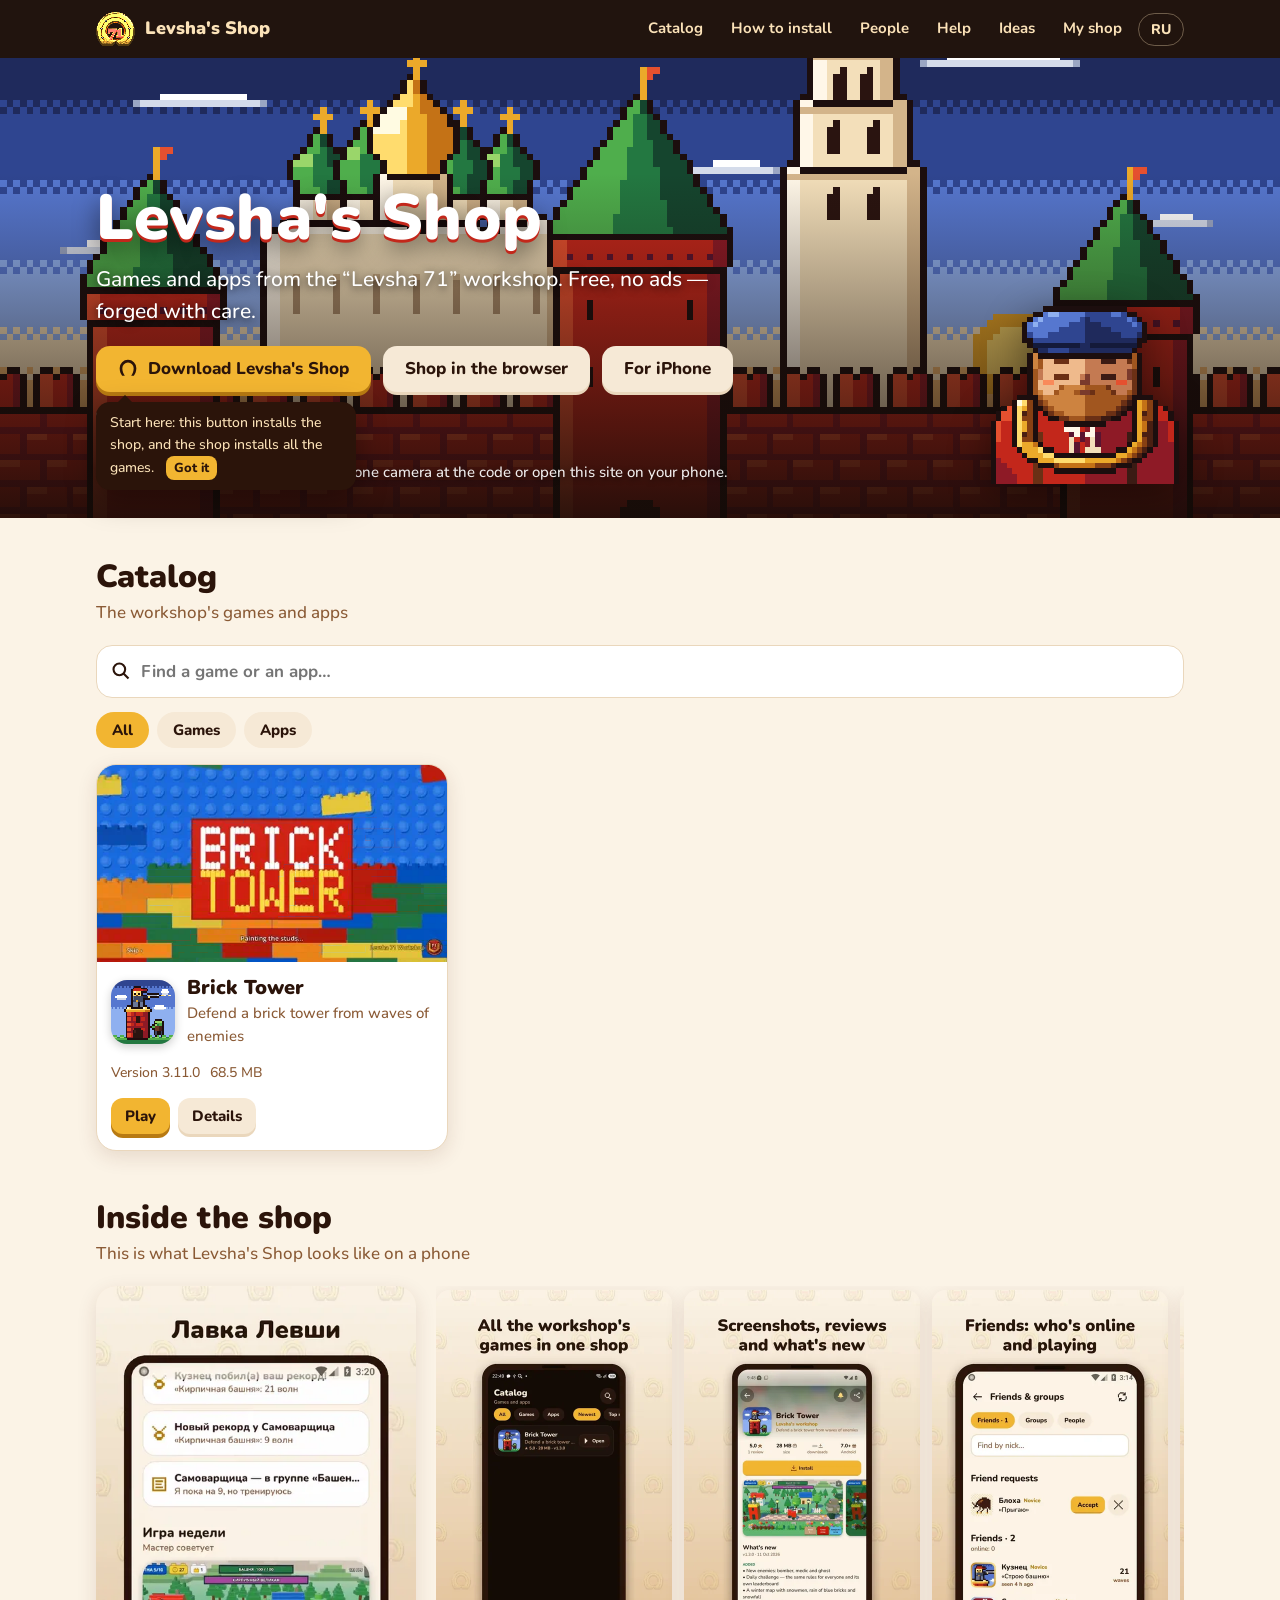
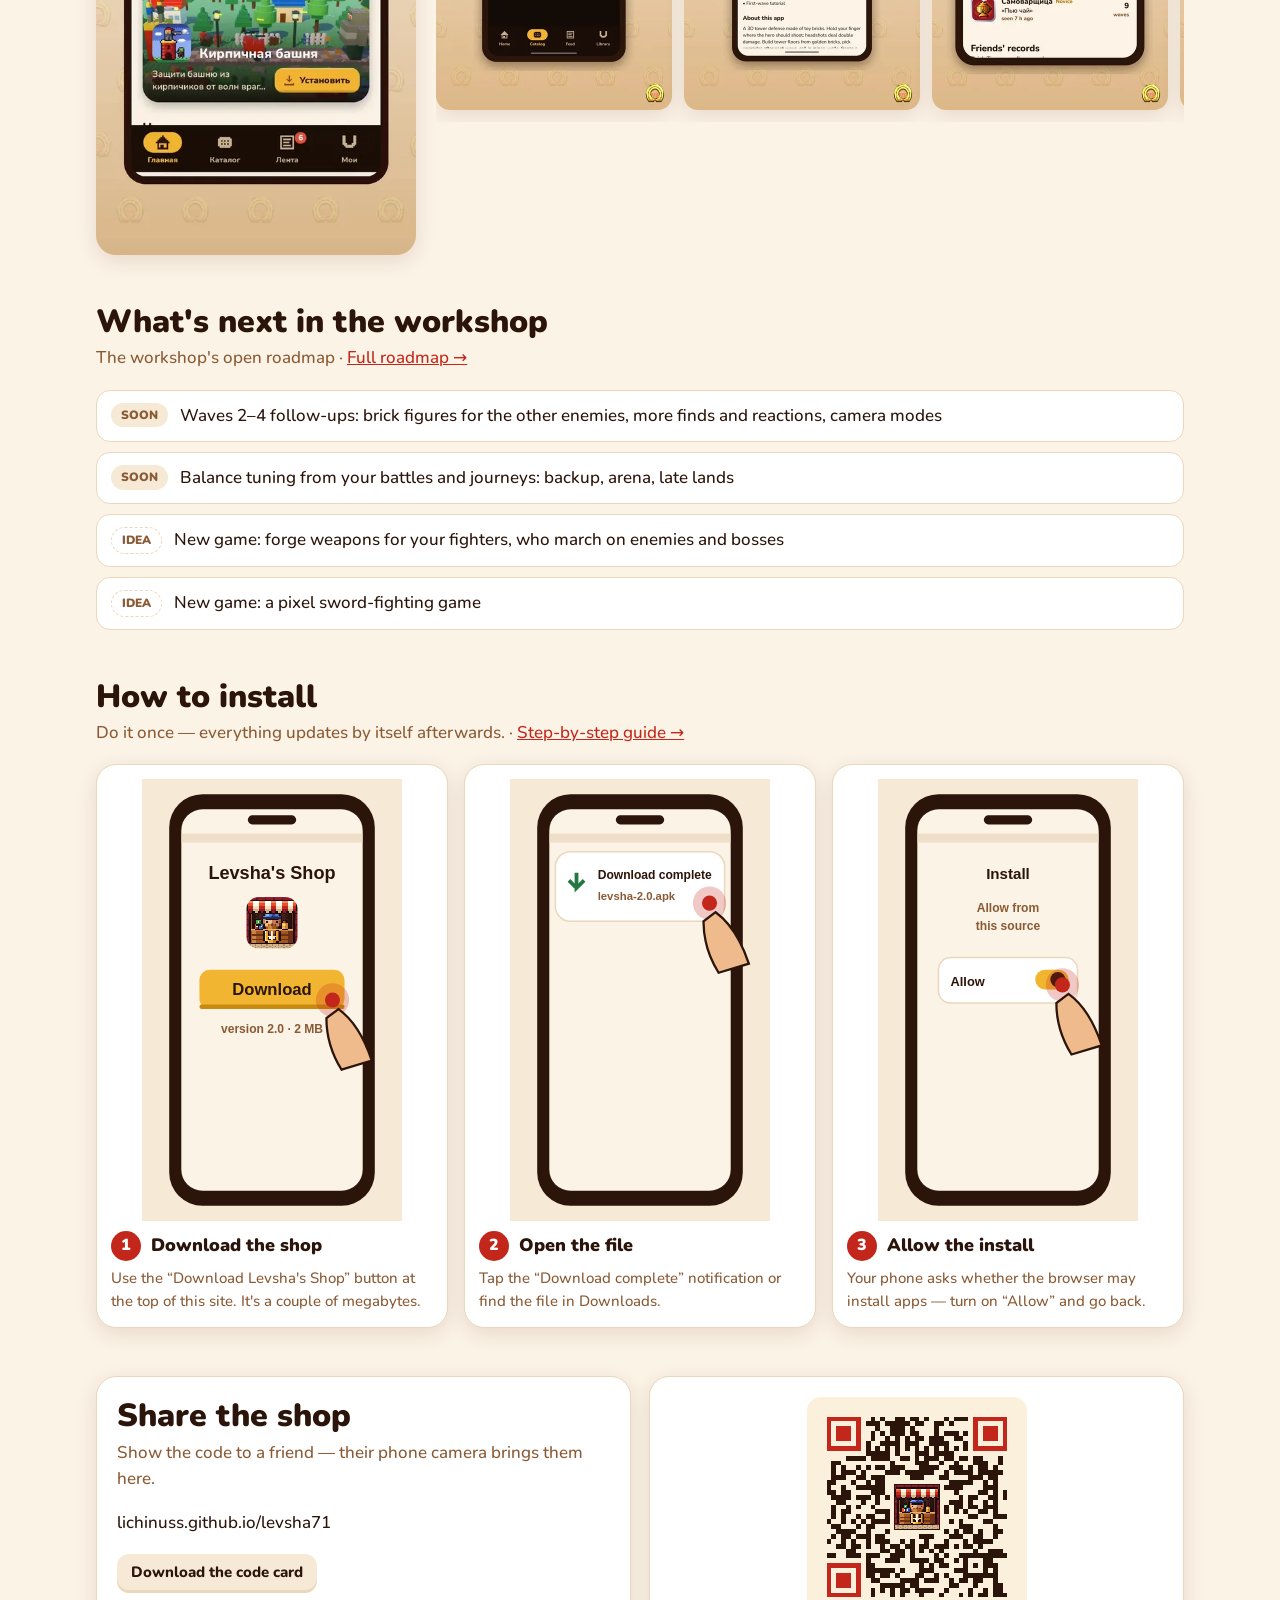
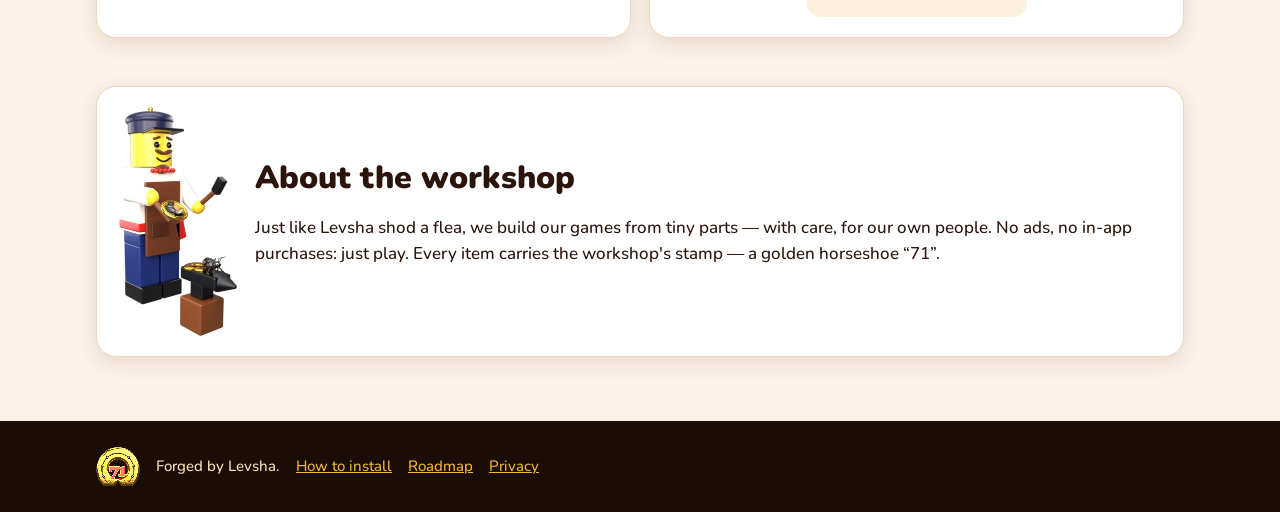
<file: index.html>
<!doctype html>
<html lang="ru">
<head>
<meta charset="utf-8">
<meta name="viewport" content="width=device-width, initial-scale=1, viewport-fit=cover">
<title>Лавка Левши — игры и приложения мастерской «Левша 71»</title>
<meta name="description" content="Игры и приложения мастерской «Левша 71». Скачайте «Лавку Левши» на Android или откройте её на iPhone — бесплатно и без рекламы.">
<meta name="theme-color" content="#1A0D07">
<link rel="manifest" href="manifest.webmanifest">
<link rel="icon" href="assets/store_icon_192.png">
<link rel="apple-touch-icon" href="assets/apple-touch-icon.png">
<meta name="apple-mobile-web-app-capable" content="yes">
<meta name="mobile-web-app-capable" content="yes">
<meta name="apple-mobile-web-app-status-bar-style" content="black-translucent">
<meta name="apple-mobile-web-app-title" content="Лавка Левши">
<meta property="og:title" content="Лавка Левши">
<meta property="og:description" content="Игры и приложения мастерской «Левша 71»">
<meta property="og:image" content="assets/store_icon_512.png">
<link rel="preload" as="image" href="assets/kremlin_px.png" fetchpriority="high">
<link rel="stylesheet" href="assets/site.css">
</head>
<body>
<a class="skip" href="#main">К содержимому · Skip to content</a>
<header class="top"><div class="wrap">
  <a class="brand" href="./"><img class="px" src="assets/stamp_256.png" alt=""><span data-i18n="brand">Лавка Левши</span></a>
  <nav class="nav">
    <a href="#catalog" data-i18n="nav_catalog">Каталог</a>
    <a class="opt" href="install.html" data-i18n="nav_install">Как установить</a>
    <a class="opt" href="people.html" data-i18n="nav_people">Люди</a>
    <a class="opt" href="help.html" data-i18n="nav_help">Помощь</a>
    <a class="opt" href="ideas.html" data-i18n="nav_ideas">Идеи</a>
    <a href="me.html" data-i18n="nav_me">Моя лавка</a>
    <button class="lang" id="lang" title="Язык · Language">EN</button>
  </nav>
</div></header>

<div class="hero"><div class="wrap">
  <div>
    <h1 data-i18n="brand">Лавка Левши</h1>
    <p data-i18n="hero_sub">Игры и приложения мастерской «Левша 71». Бесплатно, без рекламы — подковано с душой.</p>
    <div class="cta" id="cta"></div>
    <div class="note" id="ctaNote"></div>
    <div class="live" id="live" hidden><i></i><span></span></div>
  </div>
  <img class="mascot" id="mascot" src="assets/mascot_idle.png" alt="Мастер Левша" width="368" height="320">
</div></div>

<main class="wrap" id="main">
  <section id="catalog">
    <h2 data-i18n="cat_title">Каталог</h2>
    <p class="sub" data-i18n="cat_sub">Игры и приложения мастерской</p>
    <label class="search"><span class="sr" data-i18n="search">Поиск</span>
      <svg width="20" height="20" viewBox="0 0 24 24" aria-hidden="true"><circle cx="10" cy="10" r="7" stroke="currentColor" stroke-width="2.5" fill="none"/><path d="M15 15l6 6" stroke="currentColor" stroke-width="2.5"/></svg>
      <input id="q" type="search" data-i18n-ph="search" placeholder="Найти игру или приложение…" autocomplete="off">
    </label>
    <div class="chips" role="group" style="margin-bottom:16px">
      <button class="chip" data-kind="all" aria-pressed="true" data-i18n="all">Все</button>
      <button class="chip" data-kind="games" aria-pressed="false" data-i18n="games">Игры</button>
      <button class="chip" data-kind="tools" aria-pressed="false" data-i18n="tools">Приложения</button>
    </div>
    <div class="grid" id="grid"></div>
    <p class="empty" id="empty" hidden data-i18n="nothing">Ничего не нашлось</p>
  </section>

  <section id="inside">
    <h2 data-i18n="inside_title">Лавка изнутри</h2>
    <p class="sub" data-i18n="inside_sub">Так выглядит «Лавка Левши» на телефоне</p>
    <div class="inside"><div id="insideVideo"></div><div class="shots" id="insideShots" tabindex="0" role="region" aria-label="Снимки лавки"></div></div>
  </section>

  <section id="road">
    <h2 data-i18n="road_title">Что мастер делает дальше</h2>
    <p class="sub"><span data-i18n="road_sub">Открытые планы мастерской</span> · <a href="roadmap.html" data-i18n="road_all">Все планы →</a></p>
    <ul class="road" id="roadList"></ul>
  </section>

  <section id="how">
    <h2 data-i18n="how_title">Как установить</h2>
    <p class="sub"><span data-i18n="how_sub">Один раз — и дальше всё обновляется само.</span> · <a href="install.html" data-i18n="how_all">Подробная инструкция →</a></p>
    <div class="steps" id="howSteps"></div>
  </section>

  <section id="share">
    <div class="two">
      <div class="panel">
        <h2 data-i18n="share_title">Поделиться лавкой</h2>
        <p class="sub" data-i18n="share_sub">Покажите код другу — он наведёт камеру телефона и попадёт сюда.</p>
        <p>lichinuss.github.io/levsha71</p>
        <a class="btn ghost small" href="assets/qr_card.png" download data-i18n="share_card">Скачать карточку с кодом</a>
      </div>
      <div class="panel" style="display:grid;place-items:center"><img class="px" src="assets/qr.png" alt="QR" style="width:220px;border-radius:14px"></div>
    </div>
  </section>

  <section id="about">
    <div class="panel" style="display:grid;grid-template-columns:120px 1fr;gap:18px;align-items:center">
      <img src="assets/levsha_sm.webp" alt="Левша с лупой" width="120" height="229" loading="lazy">
      <div><h2 data-i18n="about_title">О мастерской</h2><p data-i18n="about_text"></p></div>
    </div>
  </section>
</main>

<footer><div class="wrap">
  <img class="px" src="assets/stamp_256.png" alt="">
  <span data-i18n="footer">Подковано Левшой.</span>
  <a href="install.html" data-i18n="nav_install">Как установить</a>
  <a href="roadmap.html" data-i18n="nav_road">Планы</a>
  <a href="privacy.html" data-i18n="nav_privacy">Конфиденциальность</a>
</div></footer>

<script src="assets/site.js"></script>
<script src="assets/install-steps.js"></script>
<script>
"use strict";
let kind = "all", ratings = {};
const $ = id => document.getElementById(id);

function renderCta() {
  const c = Lavka.catalog, s = c && c.store, p = Lavka.platform(), cta = $("cta"), note = $("ctaNote");
  const web = c && c.apps.find(a => a.web);
  const apkBtn = s && s.apk ? `<a class="btn" id="getBtn" href="${s.apk}">${Lavka.shoe}${Lavka.t("get_android")}</a>` : "";
  if (p === "ios") {
    cta.innerHTML = `<a class="btn" id="getBtn" href="me.html">${Lavka.t("open_shop")}</a>` +
      `<a class="btn ghost" href="install.html#iphone">${Lavka.t("get_ios")}</a>` +
      (web ? `<a class="btn ghost" href="${web.web}">${Lavka.t("play_web")}</a>` : "");
    note.textContent = Lavka.t("ios_note");
  } else if (p === "android") {
    cta.innerHTML = apkBtn + `<a class="btn ghost" href="install.html">${Lavka.t("how_link")}</a>`;
    note.textContent = s ? Lavka.t("store_ver", { v: s.version_name, s: Lavka.fmtSize(s.size) }) : "";
  } else {
    cta.innerHTML = (apkBtn || "") + `<a class="btn ghost" href="me.html">${Lavka.t("web_shop")}</a>` +
      `<a class="btn ghost" href="install.html#iphone">${Lavka.t("for_iphone")}</a>` +
      (web ? `<a class="btn ghost" href="${web.web}">${Lavka.t("play_web")}</a>` : "");
    note.textContent = Lavka.t("desktop_note");
  }
}

function renderGrid() {
  const c = Lavka.catalog; if (!c) return;
  const q = $("q").value.trim().toLowerCase();
  const list = c.apps.filter(a => (kind === "all" || (kind === "games") === (a.category === "games")) &&
    (!q || [a.name, a.name_en, a.tagline, a.tagline_en, a.description, a.description_en].some(x => (x || "").toLowerCase().includes(q))));
  $("grid").innerHTML = list.map(a => `
    <article class="card">
      <a href="app.html?id=${a.id}" class="shot${Lavka.coverFor(a) ? " anim" : ""}" style="background-image:url('${Lavka.coverFor(a) || Lavka.thumb((a.screenshots || [])[0] || "")}')" aria-label="${Lavka.esc(Lavka.L(a, "name"))}"></a>
      <div class="body"><img class="icon px" src="${a.icon}" alt="">
        <div><h3><a href="app.html?id=${a.id}" style="color:inherit;text-decoration:none">${Lavka.esc(Lavka.L(a, "name"))}</a></h3>
          <p class="tag">${Lavka.esc(Lavka.L(a, "tagline"))}</p></div></div>
      <div class="meta">${Lavka.ratingHtml(ratings[a.id])}
        ${a.version_name ? `<span>${Lavka.t("version", { v: a.version_name })}</span><span>${Lavka.fmtSize(a.size)}</span>` : `<span class="badge">${Lavka.t("soon")}</span>`}</div>
      <div class="row">${Lavka.appButtons(a)}<a class="btn small ghost" href="app.html?id=${a.id}">${Lavka.t("more")}</a></div>
    </article>`).join("");
  $("empty").hidden = list.length > 0;
}

function renderRoad() {
  const r = (Lavka.catalog && Lavka.catalog.roadmap) || [];
  $("roadList").innerHTML = r.filter(x => x.status !== "done").slice(0, 4).map(x =>
    `<li><span class="st ${x.status}">${Lavka.t("st_" + x.status)}</span><span>${Lavka.esc(Lavka.L(x, "title"))}</span></li>`).join("");
}

function renderHow() {
  const p = Lavka.platform() === "ios" ? "iphone" : "android";
  const steps = INSTALL[p].slice(0, 3);
  const en = Lavka.lang === "en";
  $("howSteps").innerHTML = steps.map(s => `<div class="step"><img src="assets/how/${en ? s.img.replace(".svg", "_en.svg") : s.img}" alt="">
    <h3>${Lavka.esc(s[Lavka.lang].t)}</h3><p>${Lavka.esc(s[Lavka.lang].p)}</p></div>`).join("");
}

function renderInside() {
  if (!$("insideVideo").firstChild) { $("insideVideo").innerHTML = Lavka.video("promo/store/trailer.mp4", "promo/store/poster.jpg"); Lavka.lazyVideos($("insideVideo")); }
  $("insideShots").innerHTML = [1, 2, 3, 4, 5].map(i => Lavka.shotImg(`promo/store/${i}_${Lavka.lang}.jpg`)).join("");
}

function renderAll() { renderInside(); renderCta(); renderGrid(); renderRoad(); renderHow(); document.querySelector('[data-i18n="about_text"]').textContent = Lavka.t("about_text"); }

// живой Левша: моргает и машет
(() => { const m = $("mascot"); const f = ["mascot_idle", "mascot_blink", "mascot_idle", "mascot_wave1", "mascot_idle"]; let i = 0;
  if (matchMedia("(prefers-reduced-motion: reduce)").matches) return;
  setInterval(() => { i = (i + 1) % f.length; m.src = `assets/${f[i]}.png`; }, 1400); })();

// лавка, добавленная на экран «Домой» до обновления, открывала главную — теперь сразу приложение
if (Lavka.standalone() && new URLSearchParams(location.search).has("pwa")) location.replace("me.html");
Lavka.init();
for (const b of document.querySelectorAll(".chip")) b.onclick = () => {
  kind = b.dataset.kind; for (const x of document.querySelectorAll(".chip")) x.setAttribute("aria-pressed", x === b); renderGrid(); };
$("q").oninput = renderGrid;
document.addEventListener("lavka:lang", renderAll);

Lavka.loadCatalog().then(async c => {
  if (!c) return;
  // старая ссылка из лавки: …/levsha71/#brick-tower → страница изделия
  const shared = c.apps.find(a => "#" + a.id === location.hash);
  if (shared) { location.replace("app.html?id=" + shared.id); return; }
  renderAll();
  if (Lavka.platform() !== "ios") setTimeout(() => Lavka.hint($("getBtn"), "get", Lavka.t("hint_get")), 1200);
  setTimeout(() => Lavka.hint($("q"), "search", Lavka.t("hint_search")), 6000);
  ratings = await Lavka.ratings(); renderGrid();
  Promise.all([Lavka.rpc("stats_public").catch(() => null), Lavka.downloads()]).then(([st, dl]) => {
    if (!st || !st.registered) return;
    $("live").hidden = false;
    $("live").querySelector("span").textContent = dl ? Lavka.t("live_dl", { n: st.online, p: st.registered, d: dl })
      : Lavka.t("live", { n: st.online, p: st.registered });
    $("live").onclick = () => { location.href = "people.html"; };
  });
});
</script>
</body>
</html>
</file>
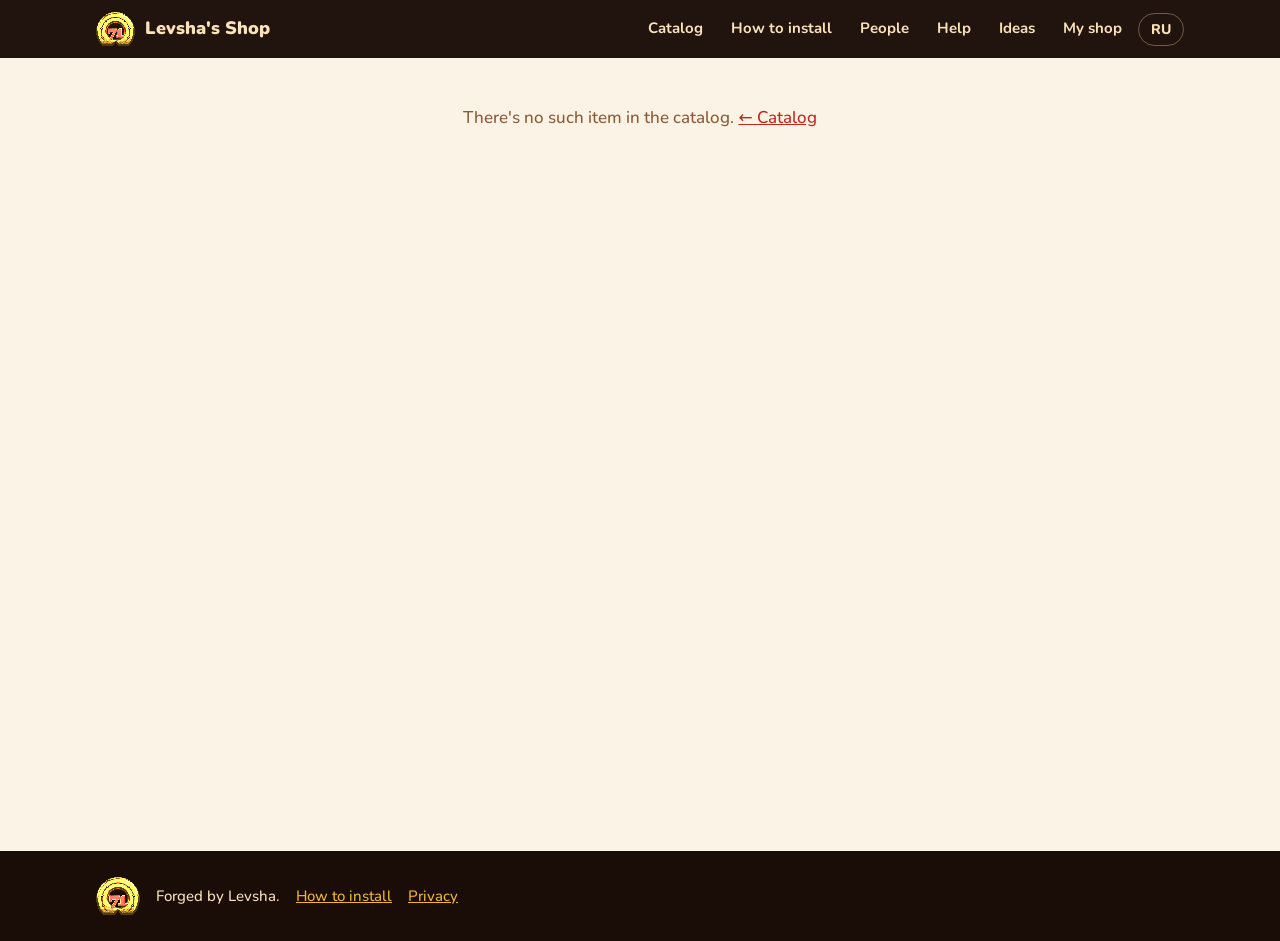
<file: app.html>
<!doctype html>
<html lang="ru">
<head>
<meta charset="utf-8">
<meta name="viewport" content="width=device-width, initial-scale=1, viewport-fit=cover">
<title>Лавка Левши</title>
<meta name="description" content="Игра мастерской «Левша 71»: описание, снимки, что нового и история версий.">
<meta name="theme-color" content="#1A0D07">
<link rel="manifest" href="manifest.webmanifest">
<link rel="icon" href="assets/store_icon_192.png">
<link rel="apple-touch-icon" href="assets/apple-touch-icon.png">
<meta name="apple-mobile-web-app-capable" content="yes">
<meta name="apple-mobile-web-app-status-bar-style" content="black-translucent">
<link rel="stylesheet" href="assets/site.css">
</head>
<body>
<a class="skip" href="#page">К содержимому · Skip to content</a>
<header class="top"><div class="wrap">
  <a class="brand" href="./"><img class="px" src="assets/stamp_256.png" alt=""><span data-i18n="brand">Лавка Левши</span></a>
  <nav class="nav">
    <a href="./#catalog" data-i18n="nav_catalog">Каталог</a>
    <a class="opt" href="install.html" data-i18n="nav_install">Как установить</a>
    <a class="opt" href="people.html" data-i18n="nav_people">Люди</a>
    <a class="opt" href="help.html" data-i18n="nav_help">Помощь</a>
    <a class="opt" href="ideas.html" data-i18n="nav_ideas">Идеи</a>
    <a href="me.html" data-i18n="nav_me">Моя лавка</a>
    <button class="lang" id="lang" title="Язык · Language">EN</button>
  </nav>
</div></header>

<main class="wrap" id="page"><p class="empty">…</p></main>

<footer><div class="wrap">
  <img class="px" src="assets/stamp_256.png" alt="">
  <span data-i18n="footer">Подковано Левшой.</span>
  <a href="install.html" data-i18n="nav_install">Как установить</a>
  <a href="privacy.html" data-i18n="nav_privacy">Конфиденциальность</a>
</div></footer>

<script src="assets/site.js"></script>
<script src="assets/apppage.js"></script>
<script>
"use strict";
const id = new URLSearchParams(location.search).get("id");
const page = document.getElementById("page");
const draw = () => AppPage.render(page, id, { back: "./#catalog" });
Lavka.init();
document.addEventListener("lavka:lang", draw);
Lavka.loadCatalog().then(draw);
</script>
</body>
</html>
</file>
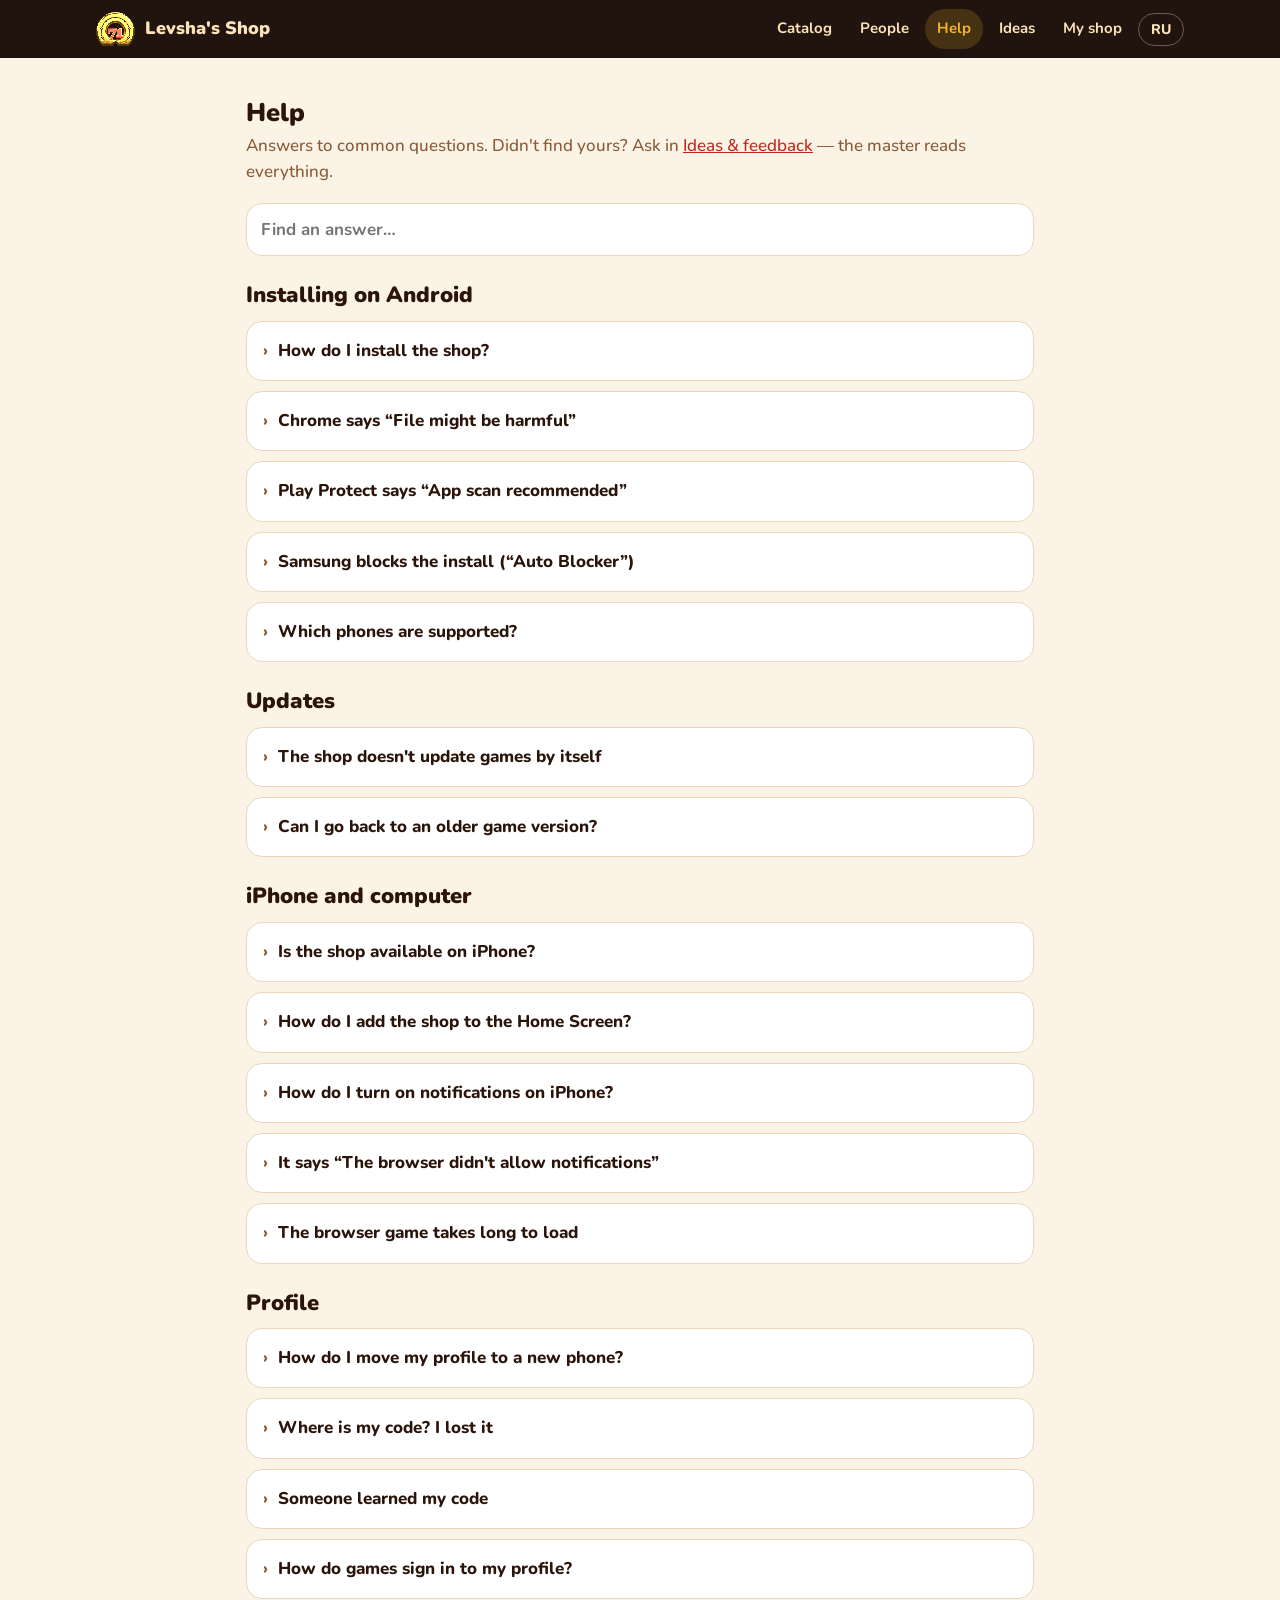
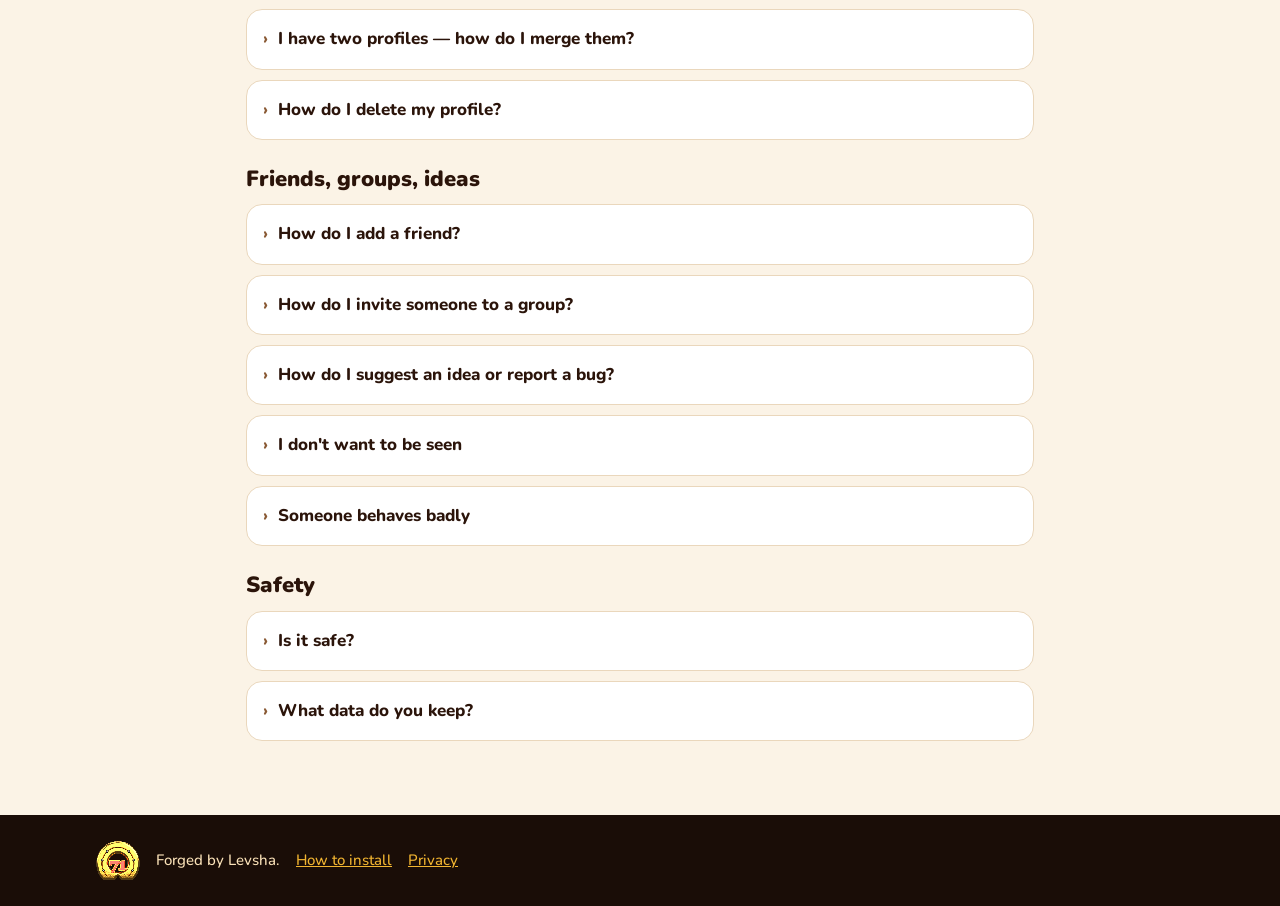
<file: help.html>
<!doctype html>
<html lang="ru">
<head>
<meta charset="utf-8">
<meta name="viewport" content="width=device-width, initial-scale=1, viewport-fit=cover">
<title>Помощь — Лавка Левши</title>
<meta name="description" content="Ответы на частые вопросы о «Лавке Левши»: установка, обновления, профиль, iPhone, друзья и группы.">
<meta name="theme-color" content="#1A0D07">
<link rel="manifest" href="manifest.webmanifest">
<link rel="icon" href="assets/store_icon_192.png">
<link rel="apple-touch-icon" href="assets/apple-touch-icon.png">
<link rel="stylesheet" href="assets/site.css">
<style>
  .faq details { background: var(--surface); border: 1px solid var(--border); border-radius: 16px; padding: 4px 16px; margin: 0 0 10px; }
  .faq summary { cursor: pointer; font-weight: 800; padding: 12px 0; list-style: none; display: flex; gap: 10px; }
  .faq summary::-webkit-details-marker { display: none; }
  .faq summary::before { content: "›"; color: var(--text2); transition: transform .15s; display: inline-block; }
  .faq details[open] summary::before { transform: rotate(90deg); }
  .faq .a { padding: 0 0 12px 18px; color: var(--text); }
  .faq .a p { margin: 0 0 8px; }
  .faq h2 { margin: 26px 0 12px; font-size: 22px; }
</style>
</head>
<body>
<a class="skip" href="#main">К содержимому · Skip to content</a>
<header class="top"><div class="wrap">
  <a class="brand" href="./"><img class="px" src="assets/stamp_256.png" alt=""><span data-i18n="brand">Лавка Левши</span></a>
  <nav class="nav">
    <a href="./#catalog" data-i18n="nav_catalog">Каталог</a>
    <a class="opt" href="people.html" data-i18n="nav_people">Люди</a>
    <a class="opt" href="help.html" data-i18n="nav_help" aria-current="page">Помощь</a>
    <a class="opt" href="ideas.html" data-i18n="nav_ideas">Идеи</a>
    <a href="me.html" data-i18n="nav_me">Моя лавка</a>
    <button class="lang" id="lang" title="Язык · Language">EN</button>
  </nav>
</div></header>

<main class="wrap" id="main" style="max-width:820px">
  <section class="faq">
    <h1 id="title">Помощь</h1>
    <p class="sub" id="sub"></p>
    <label class="search"><input id="q" type="search" autocomplete="off"></label>
    <div id="faq"></div>
    <p class="empty" id="none" hidden></p>
  </section>
</main>

<footer><div class="wrap">
  <img class="px" src="assets/stamp_256.png" alt="">
  <span data-i18n="footer">Подковано Левшой.</span>
  <a href="install.html" data-i18n="nav_install">Как установить</a>
  <a href="privacy.html" data-i18n="nav_privacy">Конфиденциальность</a>
</div></footer>

<script src="assets/site.js"></script>
<script>
"use strict";
// Вопросы и ответы. Ссылки внутри ответов — только на страницы этого сайта.
// Ответы — из каталога (content/help.json → catalog.json): те же, что в лавке на Android и iPhone.
const UI = { ru: { title: "Помощь", sub: "Ответы на частые вопросы. Не нашли свой — предложите в «Идеях и пожеланиях», мастер читает всё.",
                   q: "Найти ответ…", none: "Ничего не нашлось — попробуйте другое слово." },
             en: { title: "Help", sub: "Answers to common questions. Didn't find yours? Ask in Ideas & feedback — the master reads everything.",
                   q: "Find an answer…", none: "Nothing found — try another word." } };
const $ = id => document.getElementById(id);
function render() {
  const f = UI[Lavka.lang] || UI.ru, groups = (Lavka.catalog && Lavka.catalog.help) || [];
  $("title").textContent = f.title; $("sub").innerHTML = Lavka.esc(f.sub).replace("«Идеях и пожеланиях»", '<a href="ideas.html">«Идеях и пожеланиях»</a>').replace("Ideas &amp; feedback", '<a href="ideas.html">Ideas &amp; feedback</a>');
  $("q").placeholder = f.q; $("none").textContent = f.none;
  document.title = f.title + " — " + Lavka.t("brand");
  const q = $("q").value.trim().toLowerCase();
  let shown = 0;
  $("faq").innerHTML = groups.map(g => {
    const hit = g.items.filter(it => !q || (Lavka.L(it, "q") + Lavka.L(it, "a")).toLowerCase().includes(q));
    shown += hit.length;
    return hit.length ? `<h2>${Lavka.esc(Lavka.L(g, "title"))}</h2>` + hit.map(it =>
      `<details ${q ? "open" : ""}><summary>${Lavka.esc(Lavka.L(it, "q"))}</summary><div class="a">${Lavka.md(Lavka.L(it, "a"))}</div></details>`).join("") : "";
  }).join("");
  $("none").hidden = shown > 0 || !groups.length;
}
Lavka.init();
$("q").oninput = render;
render();  // заголовок и подсказка сразу — страница не «прыгает», пока грузятся ответы
document.addEventListener("lavka:lang", render);
Lavka.loadCatalog().then(() => { render(); jump(); });
// ссылка вида help.html#iphone открывает нужный раздел
function jump() {
  if (location.hash) setTimeout(() => { const h = [...document.querySelectorAll("#faq h2")].find(x => x.textContent.toLowerCase().includes(location.hash.slice(1))); if (h) h.scrollIntoView(); }, 50);
}
</script>
</body>
</html>
</file>
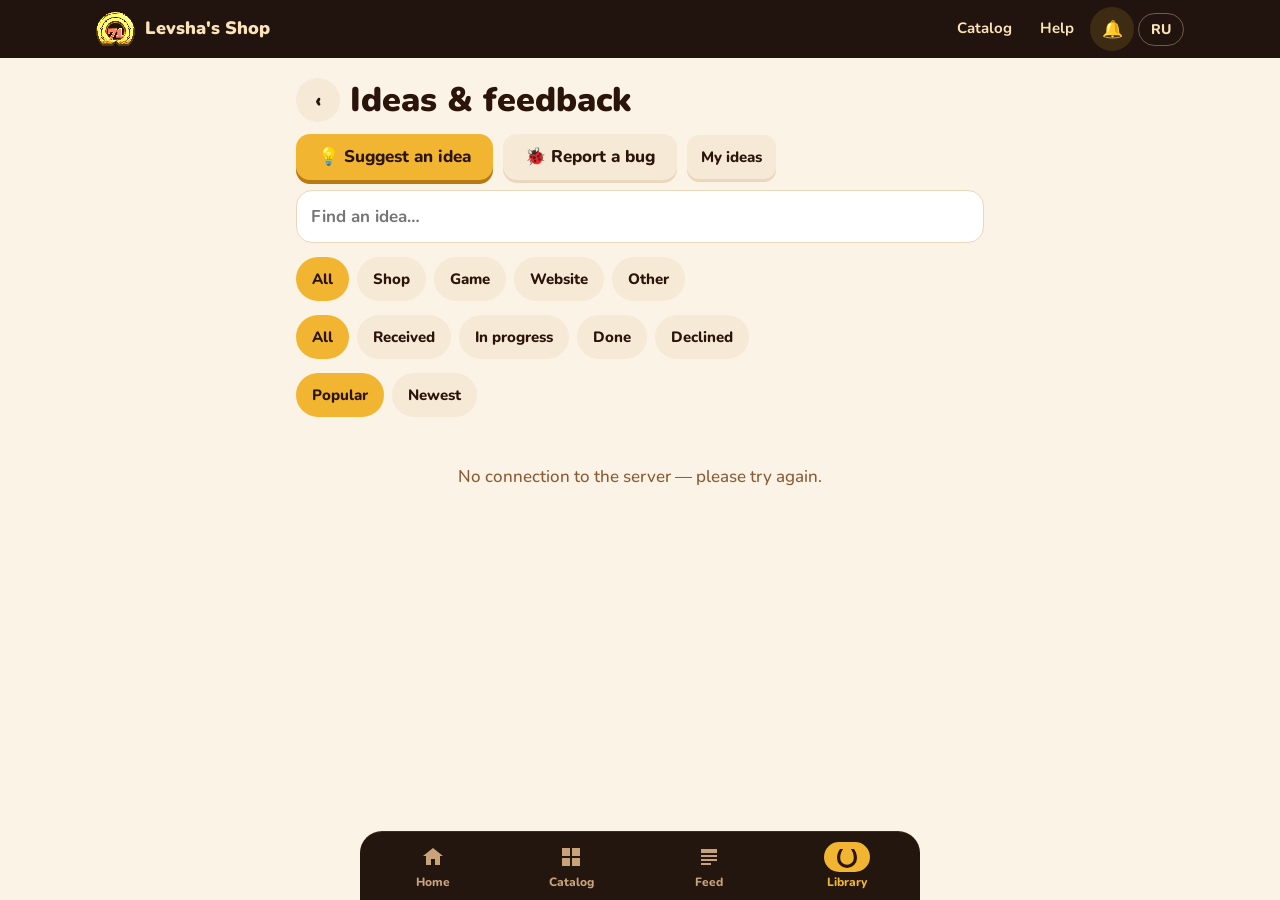
<file: ideas.html>
<!doctype html>
<html lang="ru">
<head>
<meta charset="utf-8">
<meta name="viewport" content="width=device-width, initial-scale=1, viewport-fit=cover">
<title>Идеи и пожелания — Лавка Левши</title>
<meta name="description" content="Идеи и пожелания для «Лавки Левши» и игр мастерской: предложите идею, сообщите об ошибке, поддержите чужие.">
<meta name="theme-color" content="#1A0D07">
<link rel="manifest" href="manifest.webmanifest">
<link rel="icon" href="assets/store_icon_192.png">
<link rel="apple-touch-icon" href="assets/apple-touch-icon.png">
<meta name="apple-mobile-web-app-capable" content="yes">
<meta name="mobile-web-app-capable" content="yes">
<meta name="apple-mobile-web-app-status-bar-style" content="black-translucent">
<meta name="apple-mobile-web-app-title" content="Лавка Левши">
<link rel="stylesheet" href="assets/site.css">
<link rel="stylesheet" href="assets/lavka.css">
</head>
<body class="appmode" data-start="ideas">
<header class="top"><div class="wrap">
  <a class="brand" href="#home"><img class="px" src="assets/stamp_256.png" alt=""><span data-i18n="brand">Лавка Левши</span></a>
  <nav class="nav">
    <a class="opt" href="./" data-i18n="nav_catalog">Каталог</a>
    <a class="opt" href="help.html" data-w="help">Помощь</a>
    <button class="iconbtn bell" id="bell" aria-label="Уведомления">🔔<span class="nbadge" id="nbadge" hidden></span></button>
    <button class="lang" id="lang" title="Язык · Language">EN</button>
  </nav>
</div></header>

<main class="wrap appwrap" id="app"><div class="skel"></div><div class="skel"></div></main>

<nav class="tabbar" aria-label="Разделы">
  <a href="#home" data-tab="home"><svg viewBox="0 0 24 24"><path fill="currentColor" d="M12 3 2 11h3v9h5v-6h4v6h5v-9h3z"/></svg><span data-w="tab_home">Главная</span></a>
  <a href="#catalog" data-tab="catalog"><svg viewBox="0 0 24 24"><path fill="currentColor" d="M3 3h8v8H3zm10 0h8v8h-8zM3 13h8v8H3zm10 0h8v8h-8z"/></svg><span data-w="tab_catalog">Каталог</span></a>
  <a href="#feed" data-tab="feed"><svg viewBox="0 0 24 24"><path fill="currentColor" d="M4 4h16v4H4zm0 6h16v2H4zm0 4h16v2H4zm0 4h10v2H4z"/></svg><span data-w="tab_feed">Лента</span></a>
  <a href="#me" data-tab="me"><svg viewBox="0 0 24 24"><path fill="currentColor" transform="rotate(180 12 12)" d="M5 20c-1.5-2-3-5-3-9a10 10 0 0 1 20 0c0 4-1.5 7-3 9h-3.2c1.6-2.2 3-5 3-9a6.8 6.8 0 0 0-13.6 0c0 4 1.4 6.8 3 9z"/></svg><span data-w="tab_me">Мои</span></a>
</nav>

<script src="assets/site.js"></script>
<script src="assets/apppage.js"></script>
<script src="assets/look.js"></script>
<script src="assets/lavka.js"></script>
<script src="assets/ideas.js"></script>
</body>
</html>
</file>
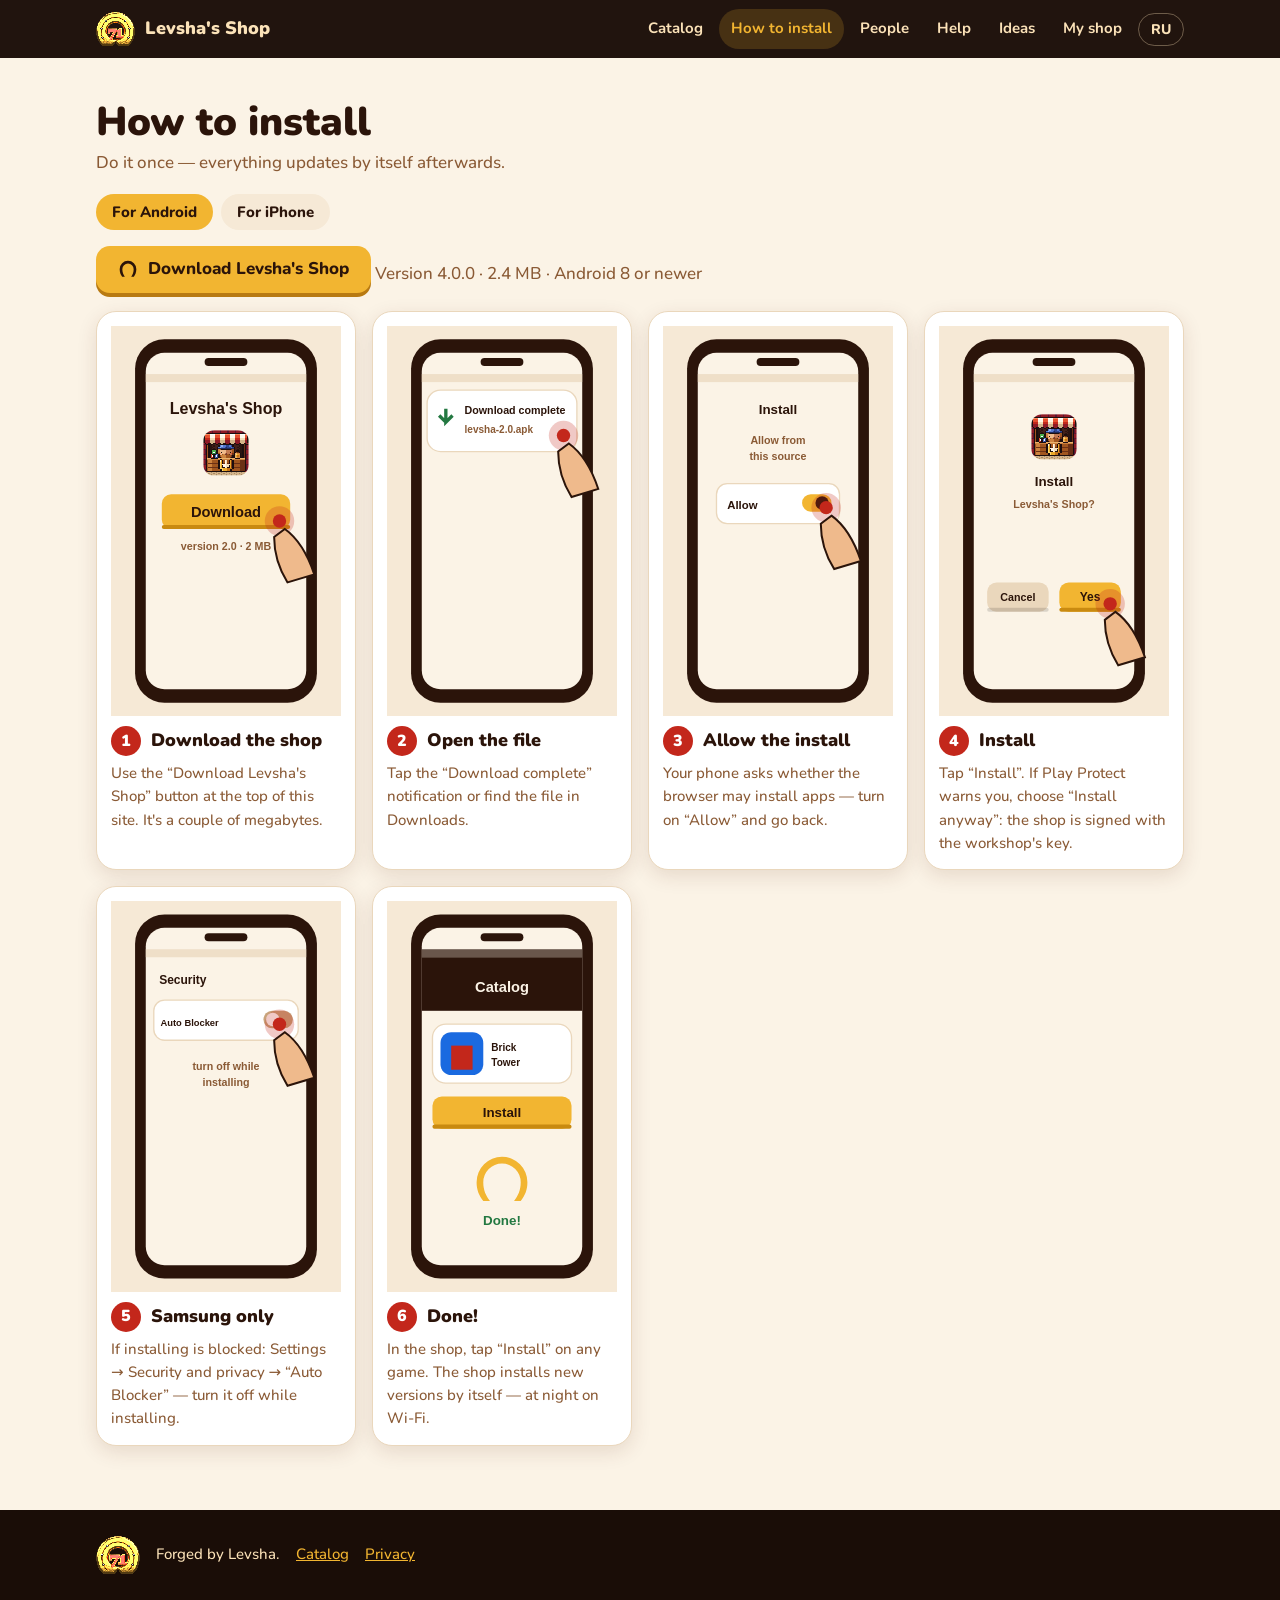
<file: install.html>
<!doctype html>
<html lang="ru">
<head>
<meta charset="utf-8">
<meta name="viewport" content="width=device-width, initial-scale=1, viewport-fit=cover">
<title>Как установить — Лавка Левши</title>
<meta name="description" content="Как поставить «Лавку Левши» на Android и как открыть её на iPhone — по шагам, с картинками.">
<meta name="theme-color" content="#1A0D07">
<link rel="manifest" href="manifest.webmanifest">
<link rel="icon" href="assets/store_icon_192.png">
<link rel="apple-touch-icon" href="assets/apple-touch-icon.png">
<meta name="apple-mobile-web-app-capable" content="yes">
<meta name="apple-mobile-web-app-status-bar-style" content="black-translucent">
<link rel="stylesheet" href="assets/site.css">
</head>
<body>
<a class="skip" href="#main">К содержимому · Skip to content</a>
<header class="top"><div class="wrap">
  <a class="brand" href="./"><img class="px" src="assets/stamp_256.png" alt=""><span data-i18n="brand">Лавка Левши</span></a>
  <nav class="nav">
    <a href="./#catalog" data-i18n="nav_catalog">Каталог</a>
    <a class="opt" href="install.html" aria-current="page" data-i18n="nav_install">Как установить</a>
    <a class="opt" href="people.html" data-i18n="nav_people">Люди</a>
    <a class="opt" href="help.html" data-i18n="nav_help">Помощь</a>
    <a class="opt" href="ideas.html" data-i18n="nav_ideas">Идеи</a>
    <a href="me.html" data-i18n="nav_me">Моя лавка</a>
    <button class="lang" id="lang" title="Язык · Language">EN</button>
  </nav>
</div></header>

<main id="main" class="wrap">
  <section>
    <h1 data-i18n="how_title" style="font-size:clamp(28px,5vw,40px)">Как установить</h1>
    <p class="sub" data-i18n="how_sub">Один раз — и дальше всё обновляется само.</p>
    <div class="tabs chips">
      <button class="chip" id="tA" data-i18n="for_android">Для Android</button>
      <button class="chip" id="tI" data-i18n="for_iphone">Для iPhone</button>
    </div>
    <div id="dl" style="margin-bottom:18px"></div>
    <div class="steps" id="steps"></div>
  </section>
</main>

<footer><div class="wrap">
  <img class="px" src="assets/stamp_256.png" alt="">
  <span data-i18n="footer">Подковано Левшой.</span>
  <a href="./" data-i18n="nav_catalog">Каталог</a>
  <a href="privacy.html" data-i18n="nav_privacy">Конфиденциальность</a>
</div></footer>

<script src="assets/site.js"></script>
<script src="assets/install-steps.js"></script>
<script>
"use strict";
let which = location.hash === "#iphone" || (location.hash !== "#android" && Lavka.platform() === "ios") ? "iphone" : "android";
function render() {
  document.getElementById("tA").setAttribute("aria-pressed", which === "android");
  document.getElementById("tI").setAttribute("aria-pressed", which === "iphone");
  const s = Lavka.catalog && Lavka.catalog.store;
  document.getElementById("dl").innerHTML = which === "android" && s && s.apk
    ? `<a class="btn" href="${s.apk}">${Lavka.shoe}${Lavka.t("get_android")}</a> <span class="muted">${Lavka.t("store_ver", { v: s.version_name, s: Lavka.fmtSize(s.size) })}</span>` : "";
  const en = Lavka.lang === "en";
  document.getElementById("steps").innerHTML = INSTALL[which].map(st => `<div class="step">
    <img src="assets/how/${en ? st.img.replace(".svg", "_en.svg") : st.img}" alt="" loading="lazy">
    <h3>${Lavka.esc(st[Lavka.lang].t)}</h3><p>${Lavka.esc(st[Lavka.lang].p)}</p></div>`).join("");
}
document.getElementById("tA").onclick = () => { which = "android"; history.replaceState(null, "", "#android"); render(); };
document.getElementById("tI").onclick = () => { which = "iphone"; history.replaceState(null, "", "#iphone"); render(); };
Lavka.init();
document.addEventListener("lavka:lang", render);
render();
Lavka.loadCatalog().then(render);
</script>
</body>
</html>
</file>
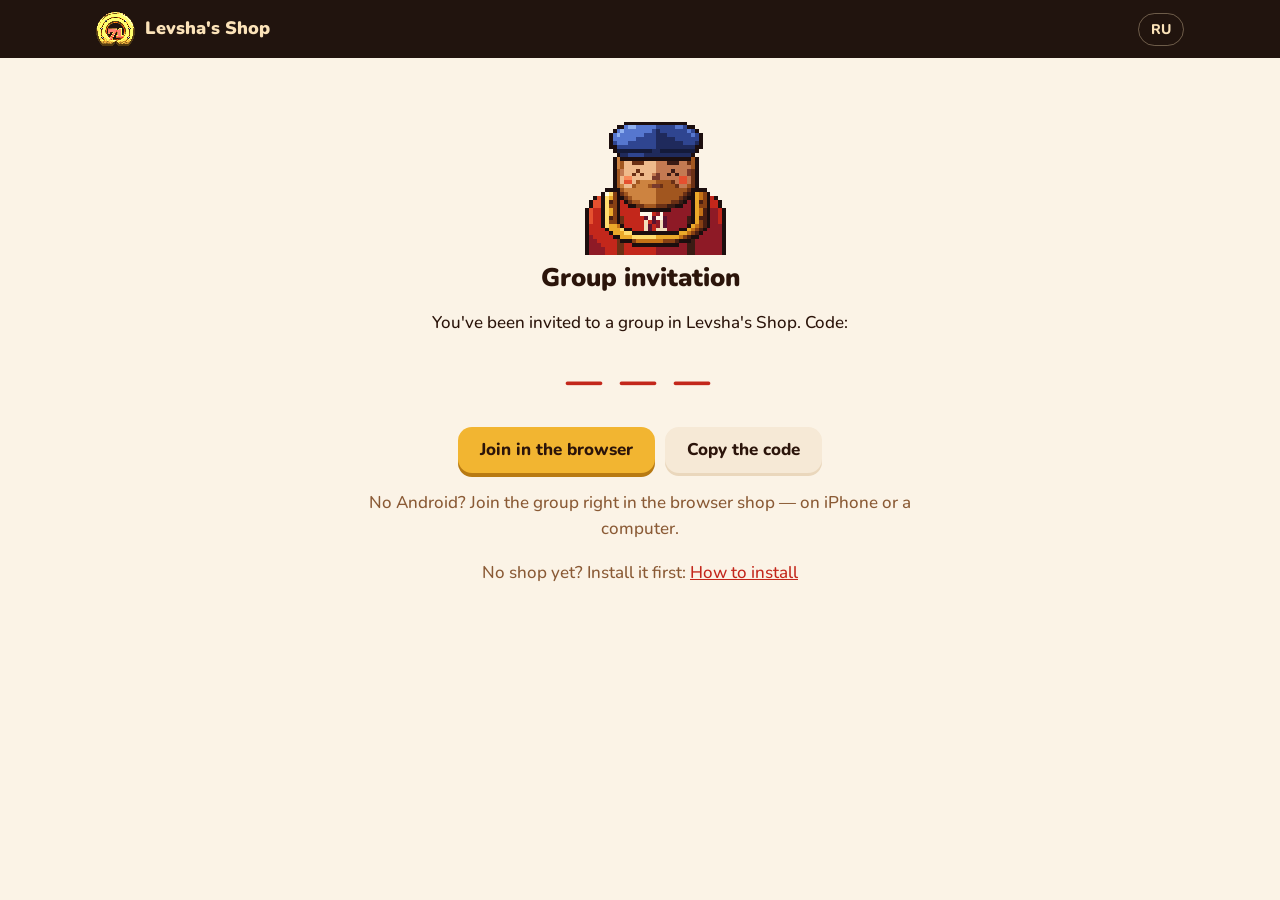
<file: join.html>
<!doctype html>
<html lang="ru">
<head>
<meta charset="utf-8">
<meta name="viewport" content="width=device-width, initial-scale=1, viewport-fit=cover">
<title>Приглашение в группу — Лавка Левши</title>
<meta name="description" content="Приглашение в группу «Лавки Левши».">
<meta name="robots" content="noindex">
<meta name="theme-color" content="#1A0D07">
<link rel="icon" href="assets/store_icon_192.png">
<link rel="stylesheet" href="assets/site.css">
</head>
<body>
<a class="skip" href="#main">К содержимому · Skip to content</a>
<header class="top"><div class="wrap">
  <a class="brand" href="./"><img class="px" src="assets/stamp_256.png" alt=""><span data-i18n="brand">Лавка Левши</span></a>
  <nav class="nav"><button class="lang" id="lang" title="Язык · Language">EN</button></nav>
</div></header>
<main id="main" class="wrap">
  <section style="max-width:560px;margin:0 auto;text-align:center">
    <img class="px" src="assets/mascot_happy.png" alt="" style="width:180px">
    <h1 data-i18n="join_title">Приглашение в группу</h1>
    <p data-i18n="join_text">Вас позвали в группу «Лавки Левши». Код:</p>
    <p id="code" style="font-size:36px;font-weight:900;letter-spacing:4px;color:var(--brick);margin:8px 0">— — —</p>
    <p style="display:flex;gap:10px;justify-content:center;flex-wrap:wrap">
      <a class="btn" id="open" href="#" data-i18n="join_open">Открыть в лавке</a>
      <button class="btn ghost" id="copy" data-i18n="copy">Скопировать код</button>
    </p>
    <p class="muted" data-i18n="join_how"></p>
    <p><a class="btn ghost" id="web" href="me.html" data-i18n="join_web">Вступить в браузере</a></p>
    <p class="muted" data-i18n="join_web_s"></p>
    <p class="muted"><span data-i18n="join_noapp">Лавки ещё нет? Сначала поставьте её:</span> <a href="install.html" data-i18n="how_link">Как установить</a></p>
  </section>
</main>
<script src="assets/site.js"></script>
<script>
"use strict";
// Ссылка вида …/join.html#КОД (код — 8 букв и цифр; на сервер отсюда ничего не уходит)
const code = (location.hash.slice(1).toUpperCase().match(/[A-Z0-9]{8}/) || [""])[0];
Lavka.init();
document.getElementById("code").textContent = code ? code.slice(0, 4) + " " + code.slice(4) : "— — —";
document.getElementById("open").href = code ? "levsha://group/" + code : "./";
document.getElementById("copy").onclick = async e => {
  try { await navigator.clipboard.writeText(code); e.target.textContent = Lavka.t("copied"); } catch (err) {}
};
document.getElementById("web").href = code ? "me.html#join/" + code : "me.html";
if (Lavka.platform() !== "android") {   // iPhone и компьютер: группа открывается в лавке прямо в браузере
  const open = document.getElementById("open"), web = document.getElementById("web");
  open.replaceWith(web); web.classList.remove("ghost");
  document.querySelector('[data-i18n="join_how"]').hidden = true;
}
if (code && Lavka.platform() === "android") setTimeout(() => { location.href = "levsha://group/" + code; }, 400);
</script>
</body>
</html>
</file>
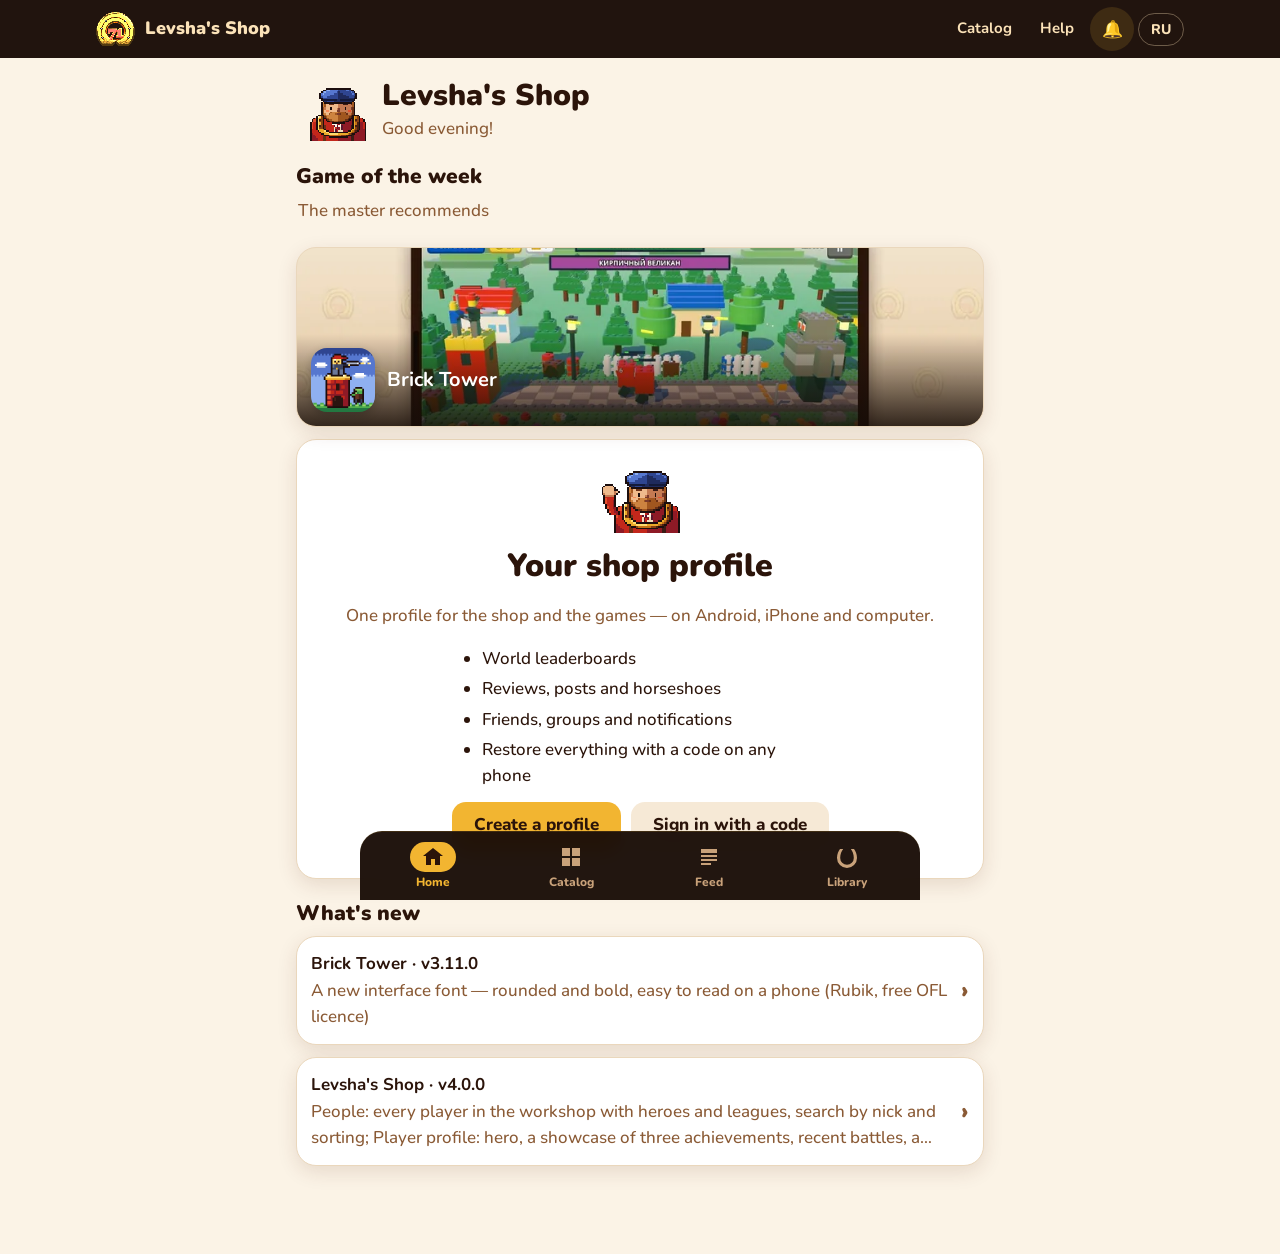
<file: me.html>
<!doctype html>
<html lang="ru">
<head>
<meta charset="utf-8">
<meta name="viewport" content="width=device-width, initial-scale=1, viewport-fit=cover">
<title>Лавка Левши</title>
<meta name="description" content="«Лавка Левши» в браузере и на iPhone: лента, друзья, группы, профиль и уведомления.">
<meta name="theme-color" content="#1A0D07" media="(prefers-color-scheme: dark)">
<meta name="theme-color" content="#2B140A" media="(prefers-color-scheme: light)">
<link rel="manifest" href="manifest.webmanifest">
<link rel="icon" href="assets/store_icon_192.png">
<link rel="apple-touch-icon" href="assets/apple-touch-icon.png">
<meta name="apple-mobile-web-app-capable" content="yes">
<meta name="mobile-web-app-capable" content="yes">
<meta name="apple-mobile-web-app-status-bar-style" content="black-translucent">
<meta name="apple-mobile-web-app-title" content="Лавка Левши">
<link rel="stylesheet" href="assets/site.css">
<link rel="stylesheet" href="assets/lavka.css">
</head>
<body class="appmode">
<header class="top"><div class="wrap">
  <a class="brand" href="#home"><img class="px" src="assets/stamp_256.png" alt=""><span data-i18n="brand">Лавка Левши</span></a>
  <nav class="nav">
    <a class="opt" href="./" data-i18n="nav_catalog">Каталог</a>
    <a class="opt" href="help.html" data-w="help">Помощь</a>
    <button class="iconbtn bell" id="bell" aria-label="Уведомления">🔔<span class="nbadge" id="nbadge" hidden></span></button>
    <button class="lang" id="lang" title="Язык · Language">EN</button>
  </nav>
</div></header>

<main class="wrap appwrap" id="app"><div class="skel"></div><div class="skel"></div></main>

<nav class="tabbar" aria-label="Разделы">
  <a href="#home" data-tab="home"><svg viewBox="0 0 24 24"><path fill="currentColor" d="M12 3 2 11h3v9h5v-6h4v6h5v-9h3z"/></svg><span data-w="tab_home">Главная</span></a>
  <a href="#catalog" data-tab="catalog"><svg viewBox="0 0 24 24"><path fill="currentColor" d="M3 3h8v8H3zm10 0h8v8h-8zM3 13h8v8H3zm10 0h8v8h-8z"/></svg><span data-w="tab_catalog">Каталог</span></a>
  <a href="#feed" data-tab="feed"><svg viewBox="0 0 24 24"><path fill="currentColor" d="M4 4h16v4H4zm0 6h16v2H4zm0 4h16v2H4zm0 4h10v2H4z"/></svg><span data-w="tab_feed">Лента</span></a>
  <a href="#me" data-tab="me"><svg viewBox="0 0 24 24"><path fill="currentColor" transform="rotate(180 12 12)" d="M5 20c-1.5-2-3-5-3-9a10 10 0 0 1 20 0c0 4-1.5 7-3 9h-3.2c1.6-2.2 3-5 3-9a6.8 6.8 0 0 0-13.6 0c0 4 1.4 6.8 3 9z"/></svg><span data-w="tab_me">Мои</span></a>
</nav>

<script src="assets/site.js"></script>
<script src="assets/apppage.js"></script>
<script src="assets/look.js"></script>
<script src="assets/lavka.js"></script>
<script src="assets/ideas.js"></script>
<script src="assets/qr.js"></script>
<script src="assets/accounts.js"></script>
</body>
</html>
</file>
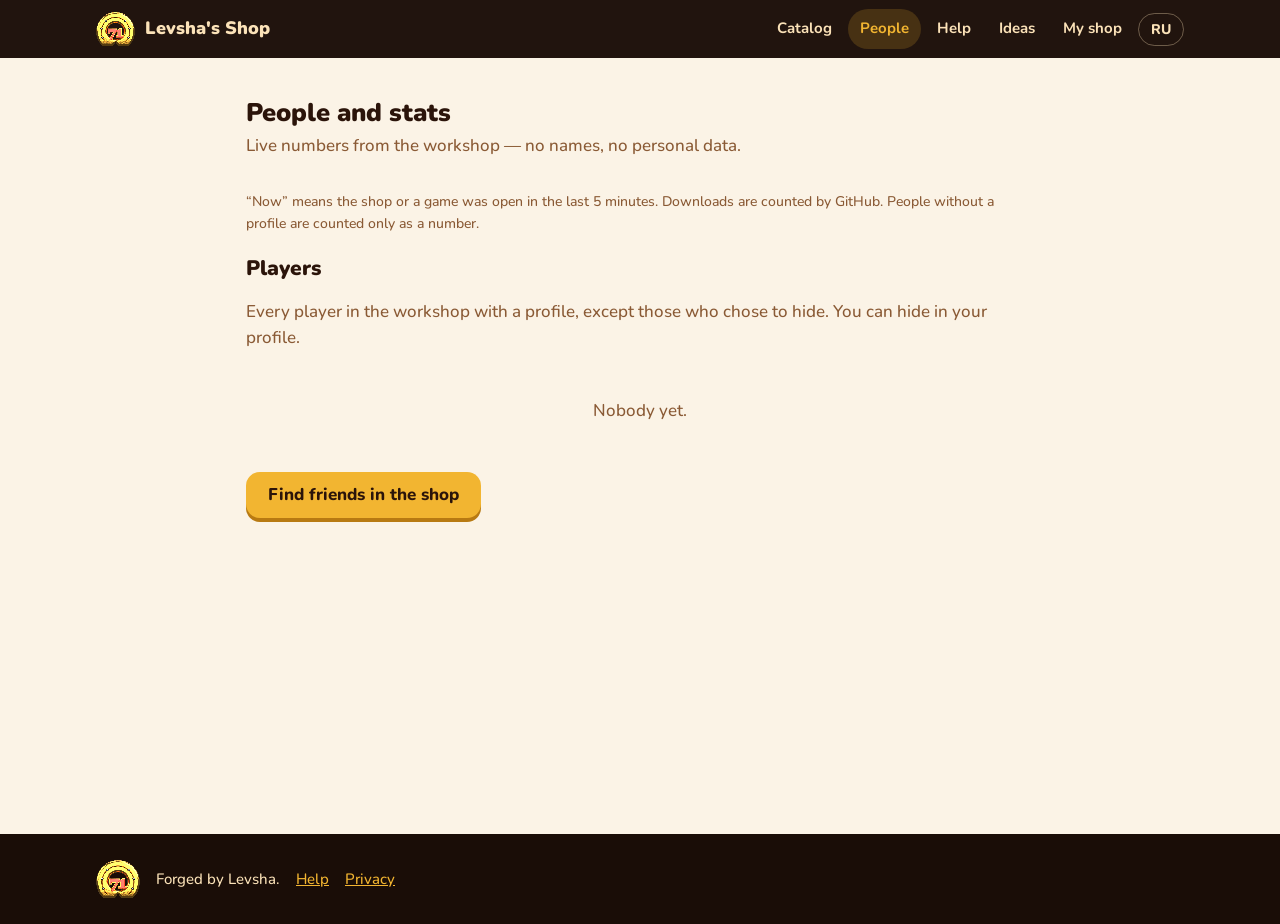
<file: people.html>
<!doctype html>
<html lang="ru">
<head>
<meta charset="utf-8">
<meta name="viewport" content="width=device-width, initial-scale=1, viewport-fit=cover">
<title>Люди и статистика — Лавка Левши</title>
<meta name="description" content="Сколько людей сейчас в «Лавке Левши», сколько скачиваний и кто играет: ники, герои и лиги.">
<meta name="theme-color" content="#1A0D07">
<link rel="manifest" href="manifest.webmanifest">
<link rel="icon" href="assets/store_icon_192.png">
<link rel="apple-touch-icon" href="assets/apple-touch-icon.png">
<link rel="stylesheet" href="assets/site.css">
<link rel="stylesheet" href="assets/lavka.css">
</head>
<body>
<a class="skip" href="#main">К содержимому · Skip to content</a>
<header class="top"><div class="wrap">
  <a class="brand" href="./"><img class="px" src="assets/stamp_256.png" alt=""><span data-i18n="brand">Лавка Левши</span></a>
  <nav class="nav">
    <a href="./#catalog" data-i18n="nav_catalog">Каталог</a>
    <a class="opt" href="people.html" data-i18n="nav_people" aria-current="page">Люди</a>
    <a class="opt" href="help.html" data-i18n="nav_help">Помощь</a>
    <a class="opt" href="ideas.html" data-i18n="nav_ideas">Идеи</a>
    <a href="me.html" data-i18n="nav_me">Моя лавка</a>
    <button class="lang" id="lang" title="Язык · Language">EN</button>
  </nav>
</div></header>

<main id="main" class="wrap" style="max-width:820px">
  <section>
    <h1 id="h1">Люди и статистика</h1>
    <p class="sub" id="sub"></p>
    <div class="stats" id="stats"><div class="skel"></div></div>
    <p class="muted small" id="note"></p>
    <h2 class="sec" id="h2"></h2>
    <p class="muted" id="ps"></p>
    <div id="list"><div class="skel"></div></div>
    <p><a class="btn" href="me.html#friends/people" id="go"></a></p>
  </section>
</main>

<footer><div class="wrap">
  <img class="px" src="assets/stamp_256.png" alt="">
  <span data-i18n="footer">Подковано Левшой.</span>
  <a href="help.html" data-i18n="nav_help">Помощь</a>
  <a href="privacy.html" data-i18n="nav_privacy">Конфиденциальность</a>
</div></footer>

<script src="assets/site.js"></script>
<script src="assets/look.js"></script>
<script>
"use strict";
const $ = id => document.getElementById(id);
const TX = {
  ru: { h1: "Люди и статистика", sub: "Живые цифры мастерской — без имён и личных данных.", online: "сейчас в лавке", playing: "сейчас в игре",
        reg: "профилей", dl: "скачиваний", inst: "лавок поставлено", groups: "групп",
        note: "«Сейчас» — кто открывал лавку или игру за последние 5 минут. Скачивания считает GitHub. Тех, у кого нет профиля, считаем только числом.",
        h2: "Игроки", ps: "Все игроки мастерской с профилем, кроме тех, кто скрылся. Скрыться можно в профиле.",
        empty: "Пока никого.", go: "Найти друзей в лавке", since: "в мастерской с {d}",
        pf: { android: "Android", iphone: "iPhone", web: "браузер" },
        lg: { brick: "Кирпичная лига", bronze: "Бронзовая лига", silver: "Серебряная лига", gold: "Золотая лига", platinum: "Платиновая лига", master: "Лига мастеров" } },
  en: { h1: "People and stats", sub: "Live numbers from the workshop — no names, no personal data.", online: "in the shop now", playing: "playing now",
        reg: "profiles", dl: "downloads", inst: "shops installed", groups: "groups",
        note: "“Now” means the shop or a game was open in the last 5 minutes. Downloads are counted by GitHub. People without a profile are counted only as a number.",
        h2: "Players", ps: "Every player in the workshop with a profile, except those who chose to hide. You can hide in your profile.",
        empty: "Nobody yet.", go: "Find friends in the shop", since: "in the workshop since {d}",
        pf: { android: "Android", iphone: "iPhone", web: "browser" },
        lg: { brick: "Brick league", bronze: "Bronze league", silver: "Silver league", gold: "Gold league", platinum: "Platinum league", master: "Masters league" } },
};
const x = (k) => (TX[Lavka.lang] || TX.ru)[k];
async function render() {
  for (const k of ["h1", "sub", "note", "h2", "ps", "go"]) $(k).textContent = x(k);
  document.title = x("h1") + " — " + Lavka.t("brand");
  const [st, dl, list] = await Promise.all([Lavka.rpc("stats_public").catch(() => null), Lavka.downloads(),
    Lavka.rpc("people", { p_limit: 50 }).catch(() => [])]);
  $("stats").innerHTML = st ? [[st.online, x("online")], [st.online_players, x("playing")], [st.registered, x("reg")], [dl, x("dl")],
    [st.installs, x("inst")], [st.groups, x("groups")]].filter(c => c[0] != null).map(c => `<div><b>${c[0]}</b><span>${c[1]}</span></div>`).join("") : "";
  const loc = Lavka.lang === "ru" ? "ru-RU" : "en-GB";
  $("list").innerHTML = list.length ? `<div class="list">${list.map(p => `<a class="row" href="me.html#player/${p.player_id}">
    <span class="av f-${Lavka.esc(p.frame || "")}" style="--s:44px"><img class="px" src="assets/av/${/^[a-z]+$/.test(p.avatar) ? p.avatar : "levsha"}.png" alt=""></span>
    <span class="grow"><b>${Lavka.esc(p.nick)}</b>${p.status_text ? `<span class="muted">${Lavka.esc(p.status_text)}</span>` : ""}
    <small class="muted">${p.league ? `<span class="lg lg-${Lavka.esc(p.league)}">${x("lg")[p.league] || ""}</span> · ` : ""}${x("pf")[p.platform] || "Android"} · ${x("since").replace("{d}", new Date(p.since).toLocaleDateString(loc, { month: "long", year: "numeric" }))}</small></span>
    ${typeof HeroLook === "object" ? HeroLook.img(p.look, 40) : ""}</a>`).join("")}</div>`
    : `<p class="empty">${x("empty")}</p>`;
  if (typeof HeroLook === "object") HeroLook.fill($("list"));
}
Lavka.init();
document.addEventListener("lavka:lang", render);
render();
</script>
</body>
</html>
</file>
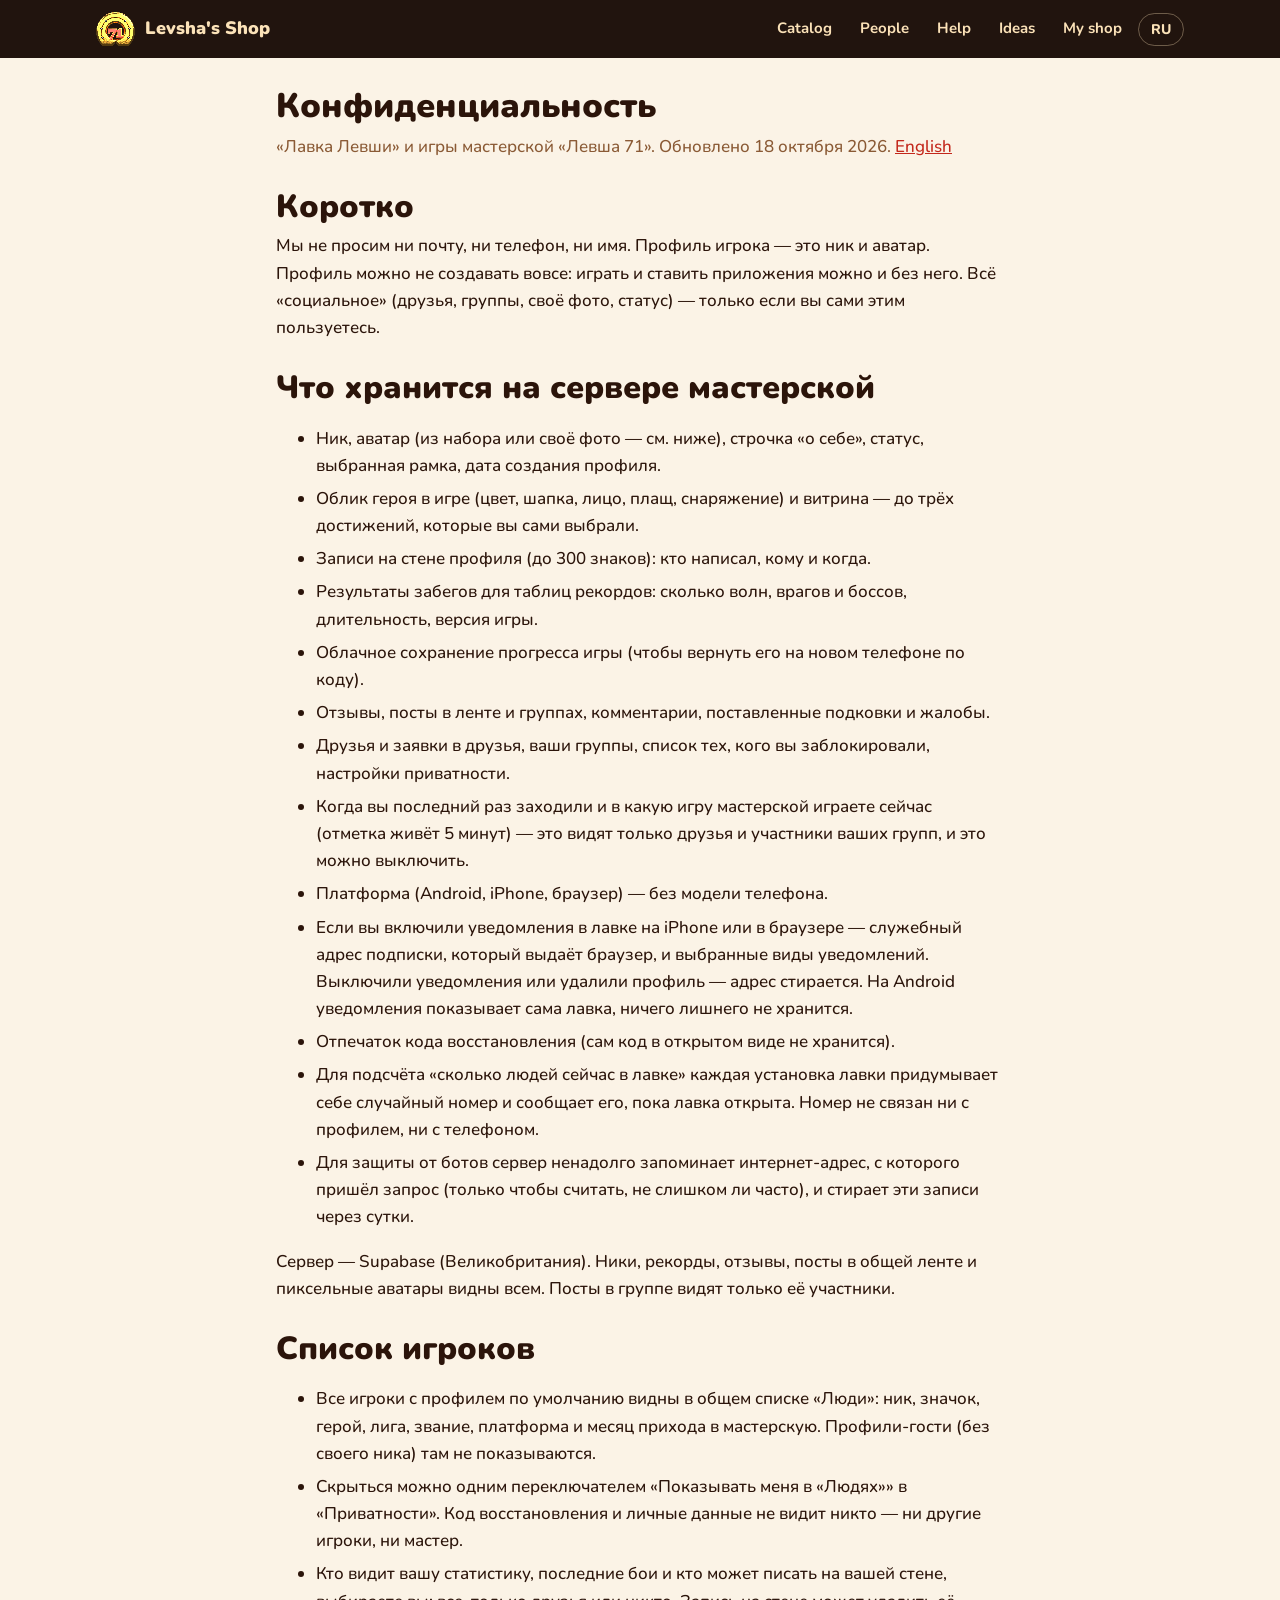
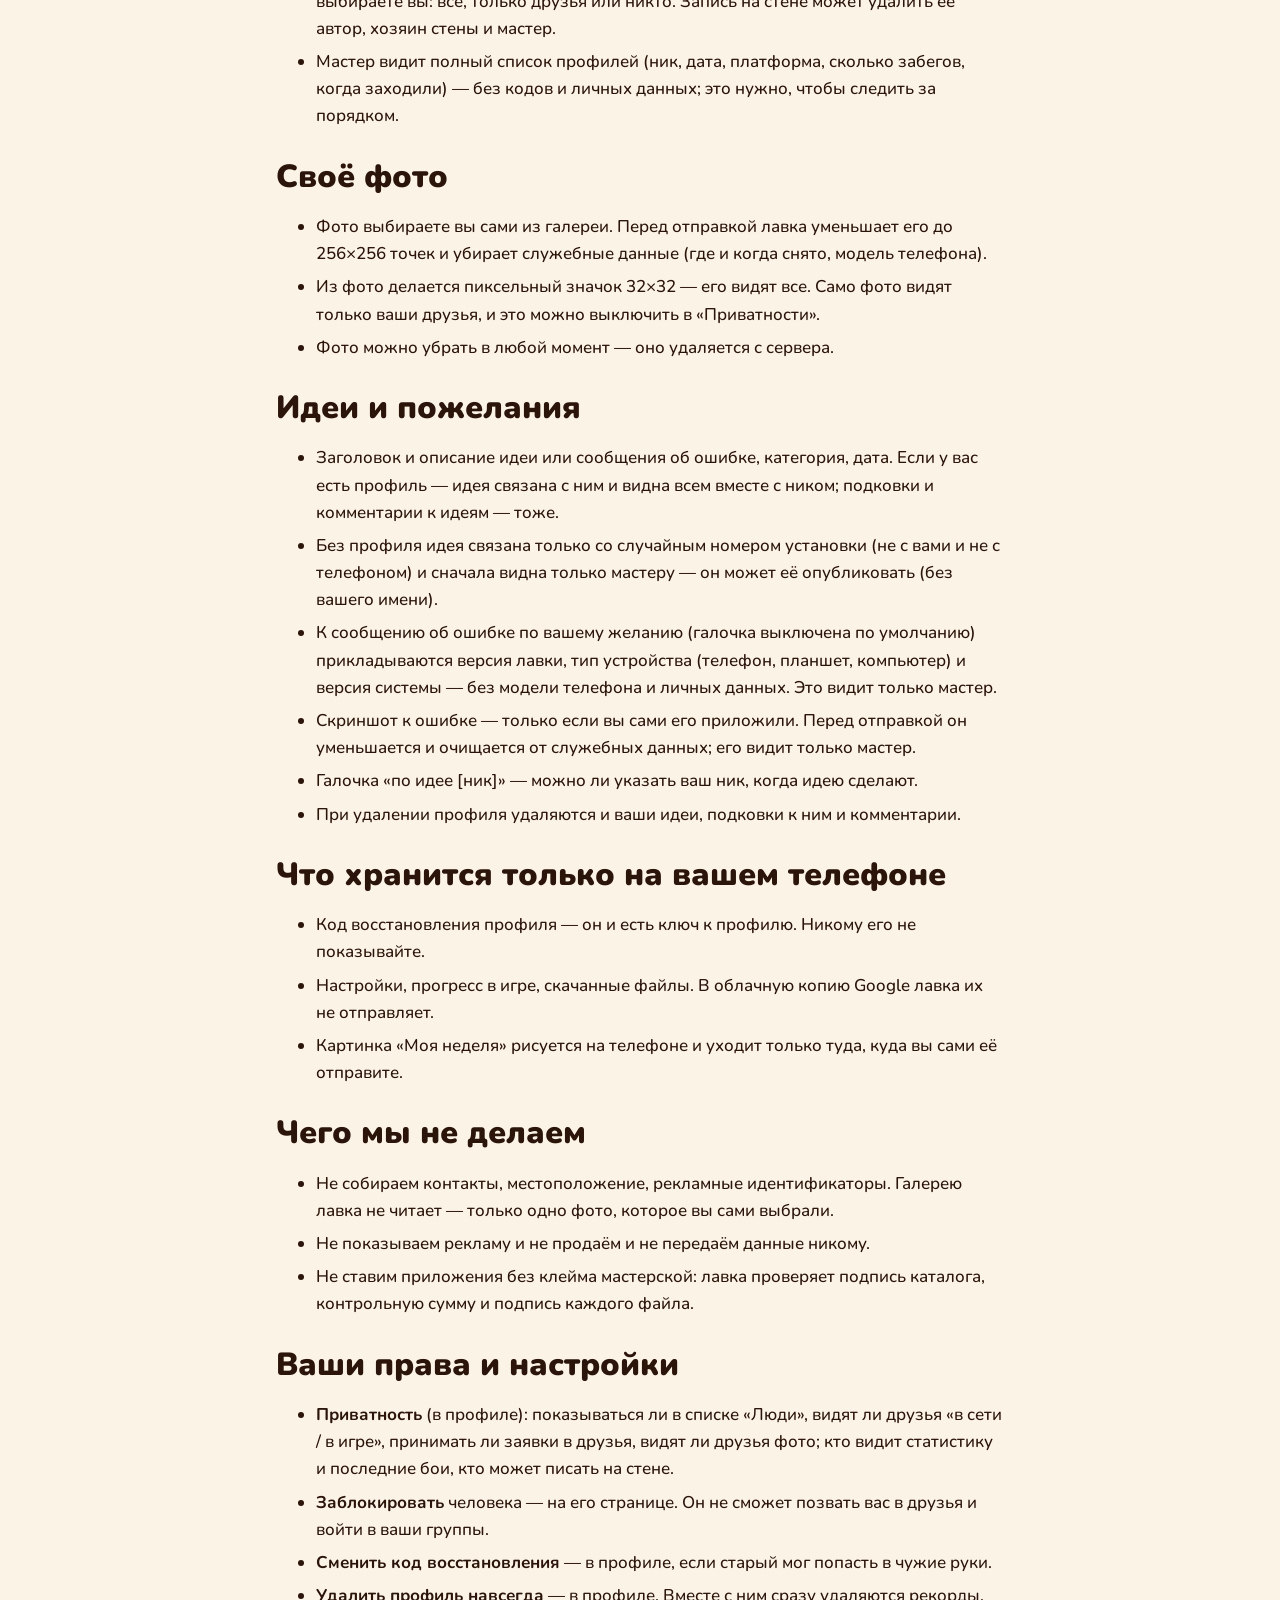
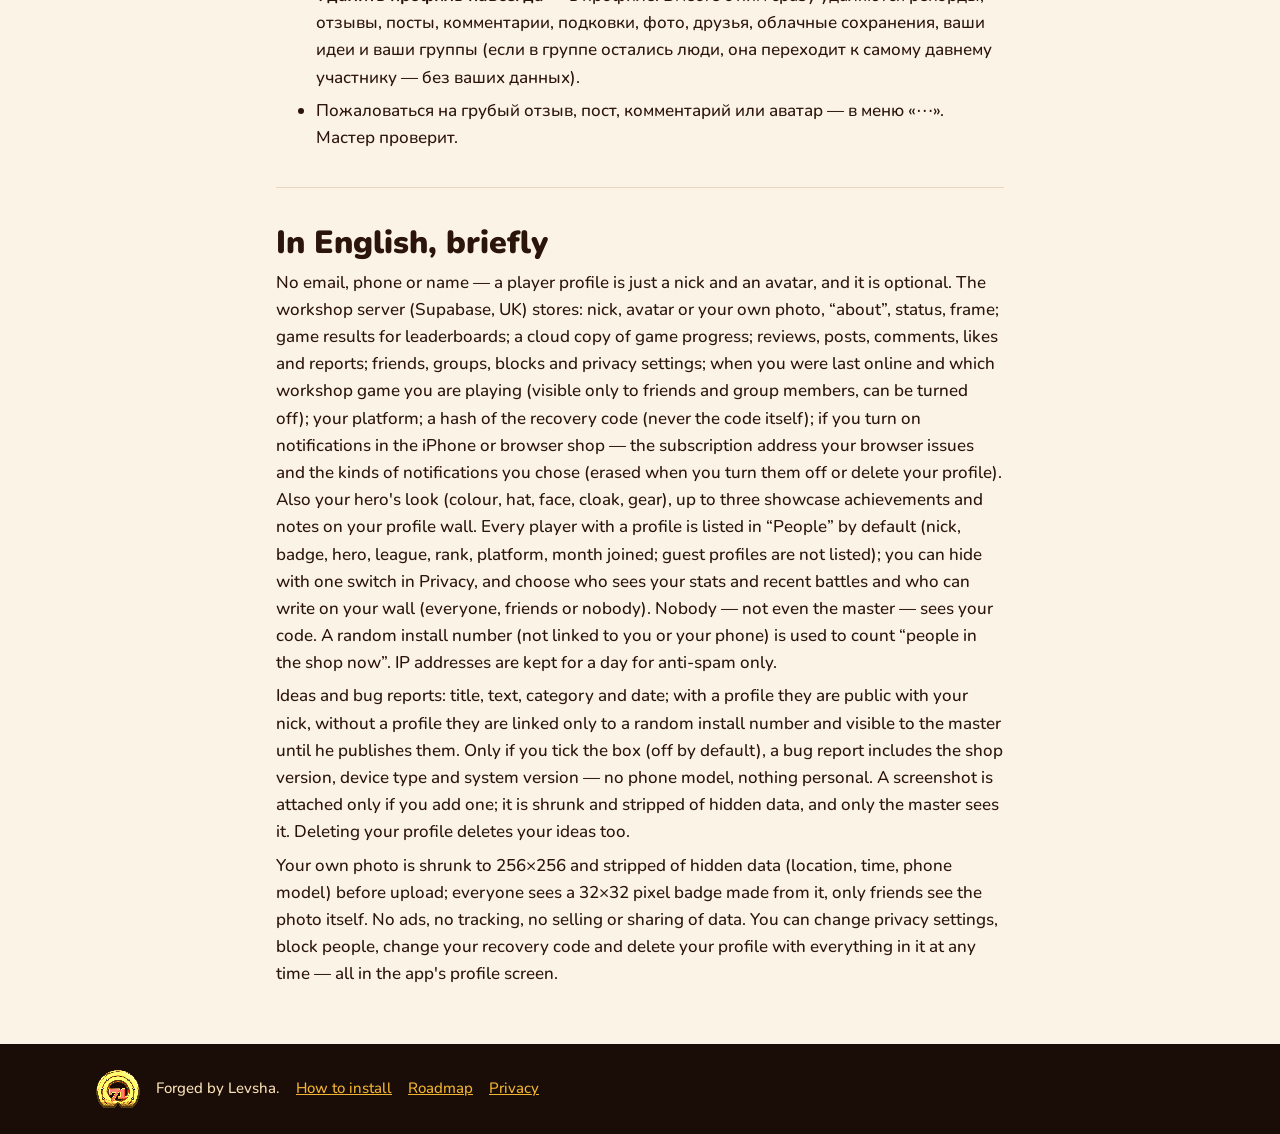
<file: privacy.html>
<!doctype html>
<html lang="ru">
<head>
<meta charset="utf-8">
<meta name="viewport" content="width=device-width, initial-scale=1">
<title>Конфиденциальность — Лавка Левши</title>
<meta name="description" content="Что «Лавка Левши» и игры мастерской хранят о игроках, а что — нет.">
<link rel="icon" href="assets/store_icon_192.png">
<meta name="theme-color" content="#1A0D07">
<link rel="stylesheet" href="assets/site.css">
<style>
  .doc h2 { margin: 28px 0 6px; }
  .doc p, .doc li { margin: 6px 0; line-height: 1.6; }
  .doc hr { border: 0; border-top: 1px solid var(--border); margin: 36px 0; }
</style>
</head>
<body>
<a class="skip" href="#main">К содержимому · Skip to content</a>
<header class="top"><div class="wrap">
  <a class="brand" href="./"><img class="px" src="assets/stamp_256.png" alt=""><span data-i18n="brand">Лавка Левши</span></a>
  <nav class="nav">
    <a href="./#catalog" data-i18n="nav_catalog">Каталог</a>
    <a class="opt" href="people.html" data-i18n="nav_people">Люди</a>
    <a class="opt" href="help.html" data-i18n="nav_help">Помощь</a>
    <a class="opt" href="ideas.html" data-i18n="nav_ideas">Идеи</a>
    <a href="me.html" data-i18n="nav_me">Моя лавка</a>
    <button class="lang" id="lang" title="Язык · Language">EN</button>
  </nav>
</div></header>
<main class="wrap doc" id="main" style="max-width:760px;padding-top:28px">
  <h1>Конфиденциальность</h1>
  <p class="sub">«Лавка Левши» и игры мастерской «Левша 71». Обновлено 18 октября 2026. <a href="#en">English</a></p>

  <h2>Коротко</h2>
  <p>Мы не просим ни почту, ни телефон, ни имя. Профиль игрока — это ник и аватар.
     Профиль можно не создавать вовсе: играть и ставить приложения можно и без него.
     Всё «социальное» (друзья, группы, своё фото, статус) — только если вы сами этим пользуетесь.</p>

  <h2>Что хранится на сервере мастерской</h2>
  <ul>
    <li>Ник, аватар (из набора или своё фото — см. ниже), строчка «о себе», статус, выбранная рамка, дата создания профиля.</li>
    <li>Облик героя в игре (цвет, шапка, лицо, плащ, снаряжение) и витрина — до трёх достижений, которые вы сами выбрали.</li>
    <li>Записи на стене профиля (до 300 знаков): кто написал, кому и когда.</li>
    <li>Результаты забегов для таблиц рекордов: сколько волн, врагов и боссов, длительность, версия игры.</li>
    <li>Облачное сохранение прогресса игры (чтобы вернуть его на новом телефоне по коду).</li>
    <li>Отзывы, посты в ленте и группах, комментарии, поставленные подковки и жалобы.</li>
    <li>Друзья и заявки в друзья, ваши группы, список тех, кого вы заблокировали, настройки приватности.</li>
    <li>Когда вы последний раз заходили и в какую игру мастерской играете сейчас (отметка живёт 5 минут) —
        это видят только друзья и участники ваших групп, и это можно выключить.</li>
    <li>Платформа (Android, iPhone, браузер) — без модели телефона.</li>
    <li>Если вы включили уведомления в лавке на iPhone или в браузере — служебный адрес подписки, который выдаёт браузер, и выбранные виды уведомлений. Выключили уведомления или удалили профиль — адрес стирается. На Android уведомления показывает сама лавка, ничего лишнего не хранится.</li>
    <li>Отпечаток кода восстановления (сам код в открытом виде не хранится).</li>
    <li>Для подсчёта «сколько людей сейчас в лавке» каждая установка лавки придумывает себе случайный номер
        и сообщает его, пока лавка открыта. Номер не связан ни с профилем, ни с телефоном.</li>
    <li>Для защиты от ботов сервер ненадолго запоминает интернет-адрес, с которого пришёл запрос
        (только чтобы считать, не слишком ли часто), и стирает эти записи через сутки.</li>
  </ul>
  <p>Сервер — Supabase (Великобритания). Ники, рекорды, отзывы, посты в общей ленте и пиксельные аватары видны всем.
     Посты в группе видят только её участники.</p>

  <h2>Список игроков</h2>
  <ul>
    <li>Все игроки с профилем по умолчанию видны в общем списке «Люди»: ник, значок, герой, лига, звание, платформа
        и месяц прихода в мастерскую. Профили-гости (без своего ника) там не показываются.</li>
    <li>Скрыться можно одним переключателем «Показывать меня в «Людях»» в «Приватности». Код восстановления и личные
        данные не видит никто — ни другие игроки, ни мастер.</li>
    <li>Кто видит вашу статистику, последние бои и кто может писать на вашей стене, выбираете вы: все, только друзья
        или никто. Запись на стене может удалить её автор, хозяин стены и мастер.</li>
    <li>Мастер видит полный список профилей (ник, дата, платформа, сколько забегов, когда заходили) — без кодов
        и личных данных; это нужно, чтобы следить за порядком.</li>
  </ul>

  <h2>Своё фото</h2>
  <ul>
    <li>Фото выбираете вы сами из галереи. Перед отправкой лавка уменьшает его до 256×256 точек и убирает
        служебные данные (где и когда снято, модель телефона).</li>
    <li>Из фото делается пиксельный значок 32×32 — его видят все. Само фото видят только ваши друзья,
        и это можно выключить в «Приватности».</li>
    <li>Фото можно убрать в любой момент — оно удаляется с сервера.</li>
  </ul>

  <h2>Идеи и пожелания</h2>
  <ul>
    <li>Заголовок и описание идеи или сообщения об ошибке, категория, дата. Если у вас есть профиль — идея связана
        с ним и видна всем вместе с ником; подковки и комментарии к идеям — тоже.</li>
    <li>Без профиля идея связана только со случайным номером установки (не с вами и не с телефоном) и сначала
        видна только мастеру — он может её опубликовать (без вашего имени).</li>
    <li>К сообщению об ошибке по вашему желанию (галочка выключена по умолчанию) прикладываются версия лавки,
        тип устройства (телефон, планшет, компьютер) и версия системы — без модели телефона и личных данных.
        Это видит только мастер.</li>
    <li>Скриншот к ошибке — только если вы сами его приложили. Перед отправкой он уменьшается и очищается от
        служебных данных; его видит только мастер.</li>
    <li>Галочка «по идее [ник]» — можно ли указать ваш ник, когда идею сделают.</li>
    <li>При удалении профиля удаляются и ваши идеи, подковки к ним и комментарии.</li>
  </ul>

  <h2>Что хранится только на вашем телефоне</h2>
  <ul>
    <li>Код восстановления профиля — он и есть ключ к профилю. Никому его не показывайте.</li>
    <li>Настройки, прогресс в игре, скачанные файлы. В облачную копию Google лавка их не отправляет.</li>
    <li>Картинка «Моя неделя» рисуется на телефоне и уходит только туда, куда вы сами её отправите.</li>
  </ul>

  <h2>Чего мы не делаем</h2>
  <ul>
    <li>Не собираем контакты, местоположение, рекламные идентификаторы. Галерею лавка не читает —
        только одно фото, которое вы сами выбрали.</li>
    <li>Не показываем рекламу и не продаём и не передаём данные никому.</li>
    <li>Не ставим приложения без клейма мастерской: лавка проверяет подпись каталога, контрольную сумму
        и подпись каждого файла.</li>
  </ul>

  <h2>Ваши права и настройки</h2>
  <ul>
    <li><b>Приватность</b> (в профиле): показываться ли в списке «Люди», видят ли друзья «в сети / в игре»,
        принимать ли заявки в друзья, видят ли друзья фото; кто видит статистику и последние бои, кто может писать на стене.</li>
    <li><b>Заблокировать</b> человека — на его странице. Он не сможет позвать вас в друзья и войти в ваши группы.</li>
    <li><b>Сменить код восстановления</b> — в профиле, если старый мог попасть в чужие руки.</li>
    <li><b>Удалить профиль навсегда</b> — в профиле. Вместе с ним сразу удаляются рекорды, отзывы, посты,
        комментарии, подковки, фото, друзья, облачные сохранения, ваши идеи и ваши группы (если в группе остались люди,
        она переходит к самому давнему участнику — без ваших данных).</li>
    <li>Пожаловаться на грубый отзыв, пост, комментарий или аватар — в меню «⋯». Мастер проверит.</li>
  </ul>

  <hr>
  <h2 id="en">In English, briefly</h2>
  <p>No email, phone or name — a player profile is just a nick and an avatar, and it is optional.
     The workshop server (Supabase, UK) stores: nick, avatar or your own photo, “about”, status, frame; game results
     for leaderboards; a cloud copy of game progress; reviews, posts, comments, likes and reports; friends, groups,
     blocks and privacy settings; when you were last online and which workshop game you are playing (visible only to
     friends and group members, can be turned off); your platform; a hash of the recovery code (never the code itself); if you turn on notifications in the iPhone or browser shop — the subscription address your browser issues and the kinds of notifications you chose (erased when you turn them off or delete your profile).
     Also your hero's look (colour, hat, face, cloak, gear), up to three showcase achievements and notes on your profile wall.
     Every player with a profile is listed in “People” by default (nick, badge, hero, league, rank, platform, month joined;
     guest profiles are not listed); you can hide with one switch in Privacy, and choose who sees your stats and recent
     battles and who can write on your wall (everyone, friends or nobody). Nobody — not even the master — sees your code.
     A random install number (not linked to you or your phone) is used to count “people in the shop now”.
     IP addresses are kept for a day for anti-spam only.</p>
  <p>Ideas and bug reports: title, text, category and date; with a profile they are public with your nick, without a
     profile they are linked only to a random install number and visible to the master until he publishes them.
     Only if you tick the box (off by default), a bug report includes the shop version, device type and system version
     — no phone model, nothing personal. A screenshot is attached only if you add one; it is shrunk and stripped of
     hidden data, and only the master sees it. Deleting your profile deletes your ideas too.</p>
  <p>Your own photo is shrunk to 256×256 and stripped of hidden data (location, time, phone model) before upload;
     everyone sees a 32×32 pixel badge made from it, only friends see the photo itself. No ads, no tracking,
     no selling or sharing of data. You can change privacy settings, block people, change your recovery code and
     delete your profile with everything in it at any time — all in the app's profile screen.</p>

</main>
<footer><div class="wrap">
  <img class="px" src="assets/stamp_256.png" alt="">
  <span data-i18n="footer">Подковано Левшой.</span>
  <a href="install.html" data-i18n="nav_install">Как установить</a>
  <a href="roadmap.html" data-i18n="nav_road">Планы</a>
  <a href="privacy.html" data-i18n="nav_privacy">Конфиденциальность</a>
</div></footer>
<script src="assets/site.js"></script>
<script>Lavka.init();</script>
</body>
</html>
</file>
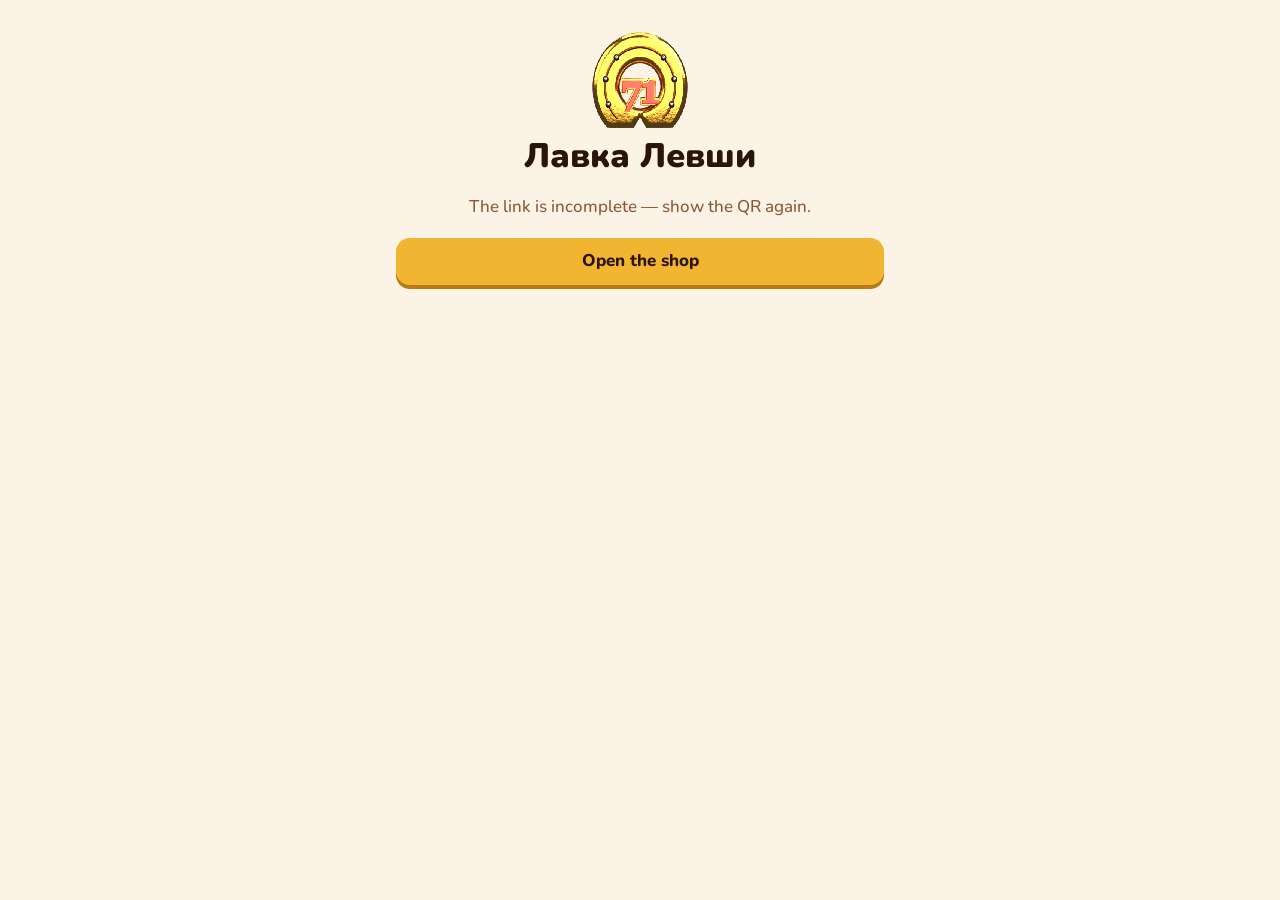
<file: q.html>
<!doctype html>
<html lang="ru">
<head>
<meta charset="utf-8">
<meta name="viewport" content="width=device-width, initial-scale=1, viewport-fit=cover">
<title>Лавка Левши — вход по QR</title>
<meta name="robots" content="noindex">
<meta name="referrer" content="no-referrer">
<meta name="theme-color" content="#2B140A">
<link rel="icon" href="assets/store_icon_192.png">
<link rel="stylesheet" href="assets/site.css">
<style>
  main { max-width: 520px; margin: 0 auto; padding: 32px 16px; text-align: center; }
  .btns { display: flex; flex-direction: column; gap: 10px; margin-top: 18px; }
</style>
</head>
<body>
<!-- Сюда ведёт QR из лавки: #login/tk_… (войти этим профилем) или #merge/tk_… (объединить профили).
     Пропуск одноразовый, живёт 10 минут и не уходит на сервер сайта (часть после «#» браузер не отправляет).
     Android: открыть в приложении «Лавка Левши» (levsha://ticket/…), нет приложения — лавка в браузере.
     iPhone и компьютер: сразу лавка в браузере (me.html#ticket/…). -->
<main>
  <img class="px" src="assets/stamp_256.png" width="96" height="96" alt="">
  <h1 id="t">Лавка Левши</h1>
  <p id="s" class="muted"></p>
  <div class="btns" id="b"></div>
</main>
<script>
"use strict";
(() => {
  const en = !/^(ru|uk|be|kk)/i.test(navigator.language || "ru");
  const T = (ru, e) => (en ? e : ru);
  document.documentElement.lang = en ? "en" : "ru";
  const $ = (id) => document.getElementById(id);
  const m = /^#(login|merge)\/(tk_[A-Za-z0-9_-]{20,})$/.exec(location.hash);
  if (!m) {
    $("s").textContent = T("Ссылка неполная — покажите QR ещё раз.", "The link is incomplete — show the QR again.");
    $("b").innerHTML = `<a class="btn" href="me.html">${T("Открыть лавку", "Open the shop")}</a>`;
    return;
  }
  const [, kind, tk] = m;
  const web = "me.html#ticket/" + kind + "/" + tk;
  if (!/Android/i.test(navigator.userAgent)) { location.replace(web); return; }
  const fallback = new URL(web, location.href).href;
  const intent = "intent://ticket/" + kind + "/" + tk + "#Intent;scheme=levsha;package=com.lichinuss.levsha;S.browser_fallback_url="
    + encodeURIComponent(fallback) + ";end";
  $("t").textContent = kind === "login" ? T("Вход в профиль", "Profile sign-in") : T("Объединение профилей", "Merging profiles");
  $("s").textContent = T("Откроем в «Лавке Левши» на этом телефоне. Если лавки нет — продолжим в браузере.",
    "Opening in the Levsha's Shop app on this phone. No app — we'll continue in the browser.");
  $("b").innerHTML = `<a class="btn" href="${intent}">${T("Открыть в лавке", "Open in the shop")}</a>
    <a class="btn ghost" href="${web}">${T("Продолжить в браузере", "Continue in the browser")}</a>`;
  location.href = intent;
})();
</script>
</body>
</html>
</file>
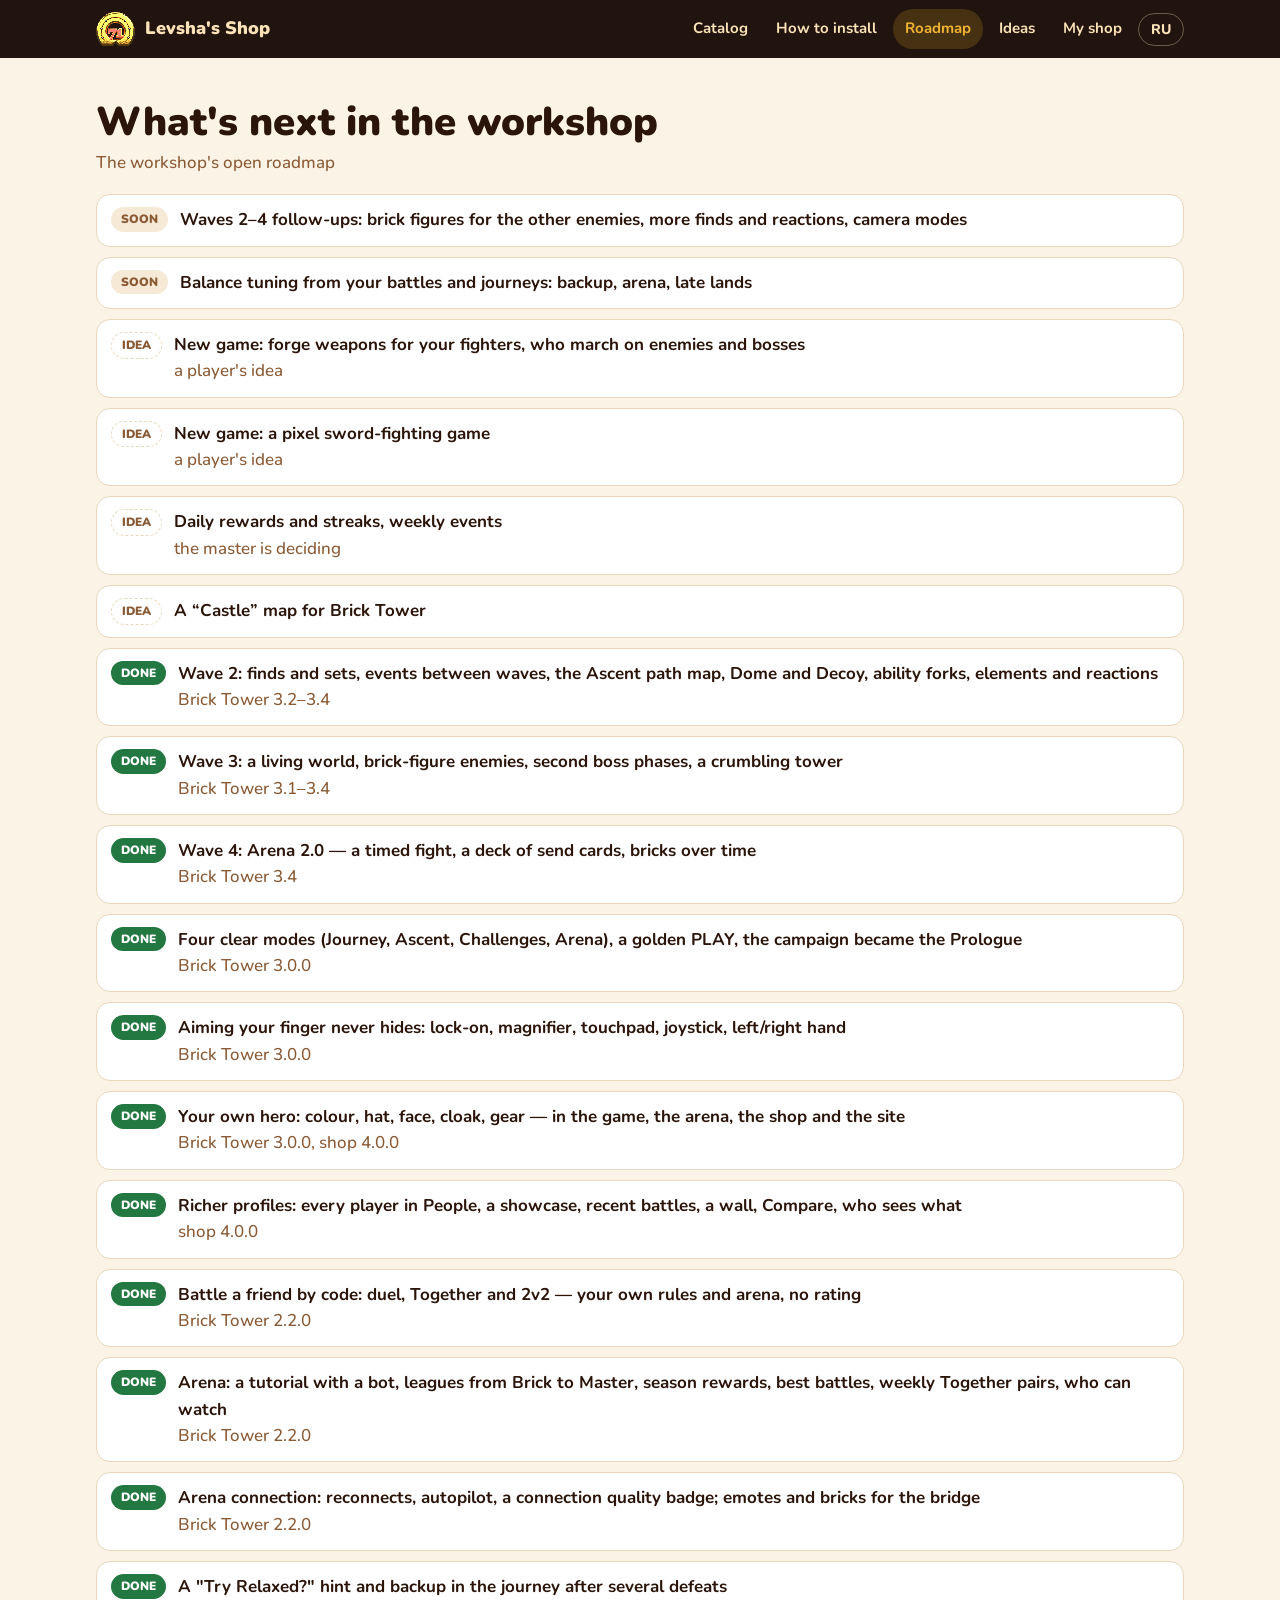
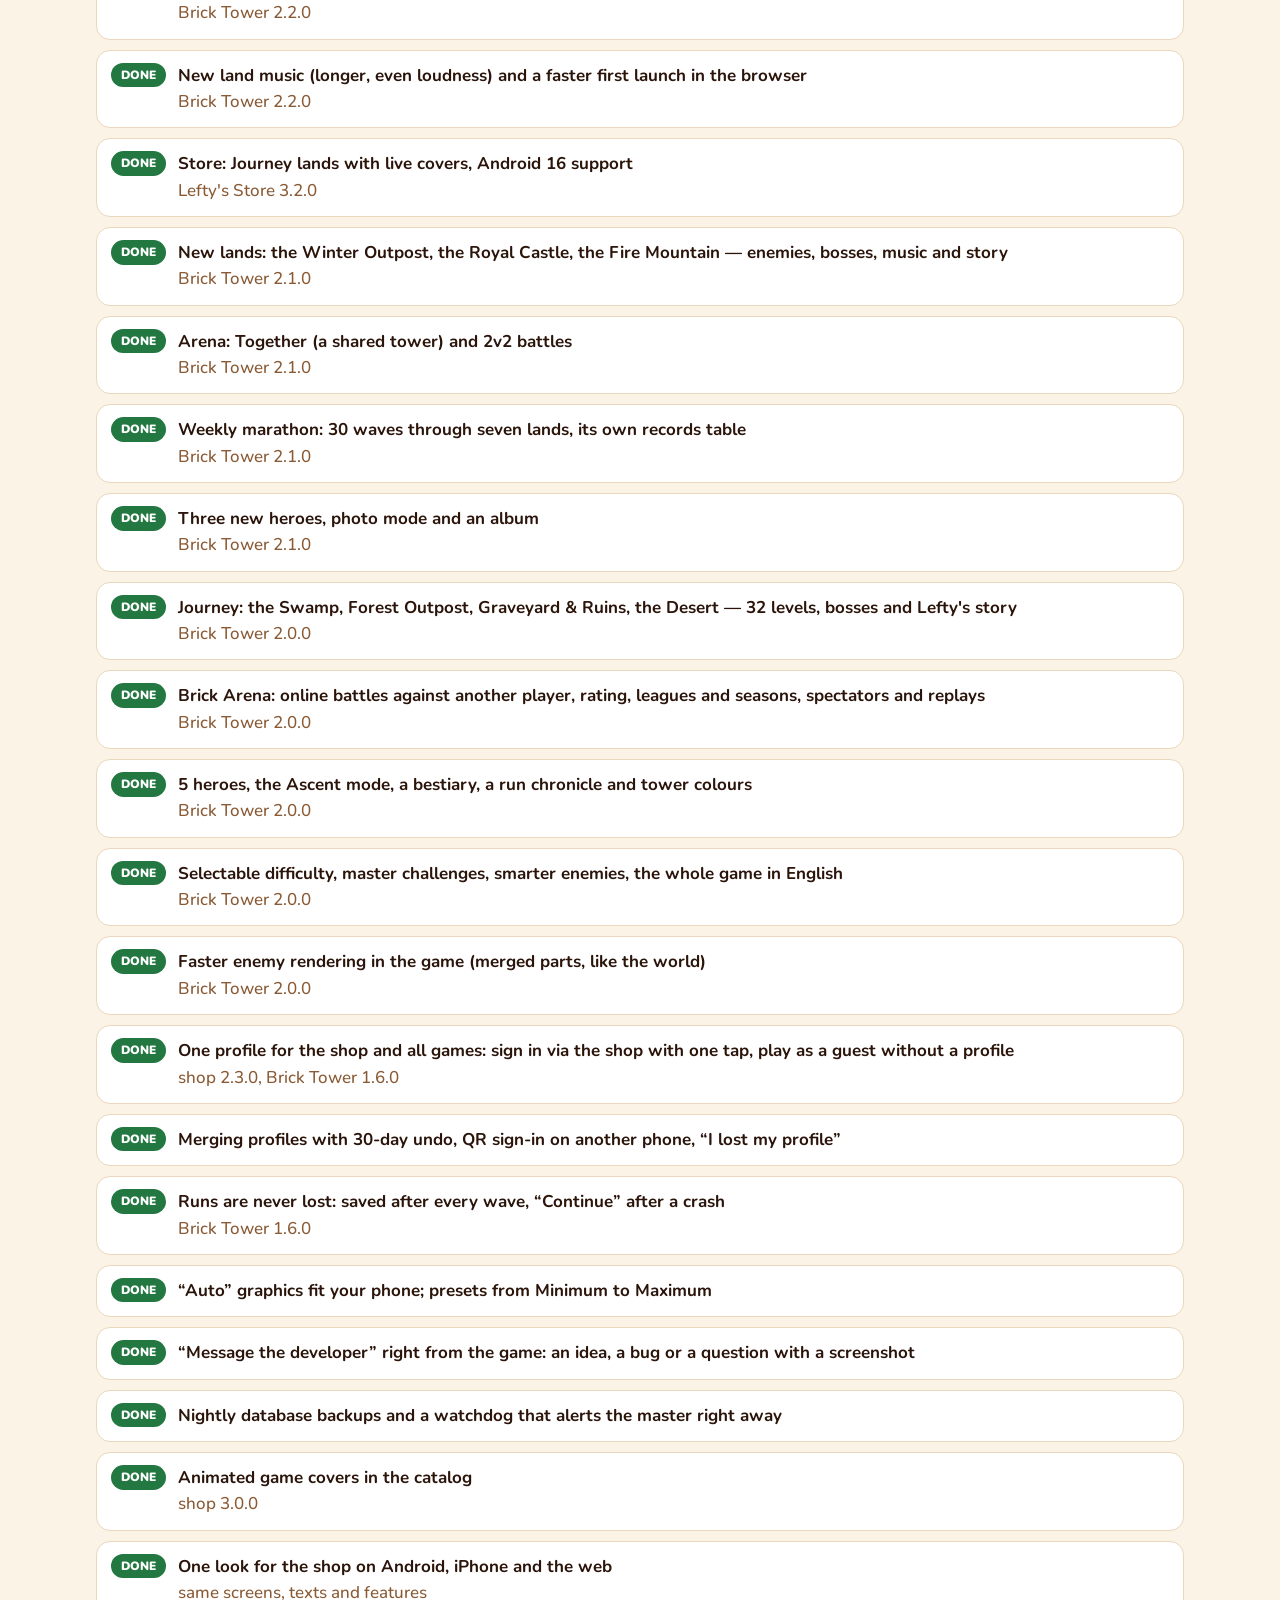
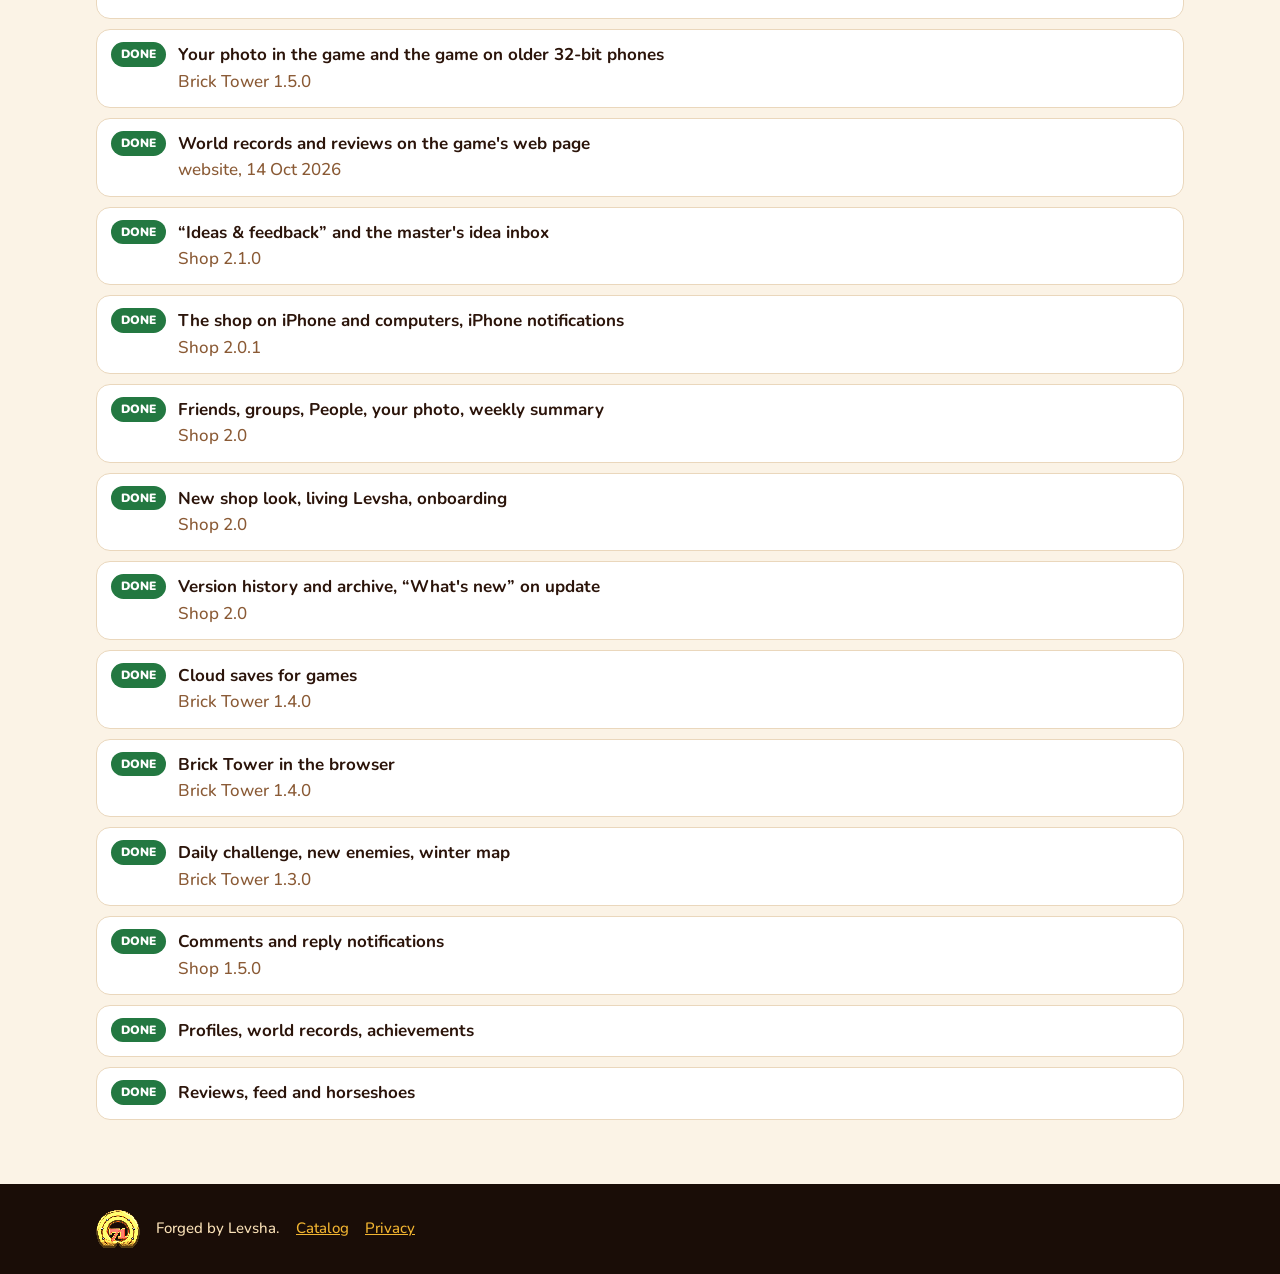
<file: roadmap.html>
<!doctype html>
<html lang="ru">
<head>
<meta charset="utf-8">
<meta name="viewport" content="width=device-width, initial-scale=1, viewport-fit=cover">
<title>Планы мастерской — Лавка Левши</title>
<meta name="description" content="Открытые планы мастерской «Левша 71»: что готово, что делается сейчас и что будет дальше.">
<meta name="theme-color" content="#1A0D07">
<link rel="manifest" href="manifest.webmanifest">
<link rel="icon" href="assets/store_icon_192.png">
<link rel="apple-touch-icon" href="assets/apple-touch-icon.png">
<link rel="stylesheet" href="assets/site.css">
</head>
<body>
<a class="skip" href="#main">К содержимому · Skip to content</a>
<header class="top"><div class="wrap">
  <a class="brand" href="./"><img class="px" src="assets/stamp_256.png" alt=""><span data-i18n="brand">Лавка Левши</span></a>
  <nav class="nav">
    <a href="./#catalog" data-i18n="nav_catalog">Каталог</a>
    <a class="opt" href="install.html" data-i18n="nav_install">Как установить</a>
    <a class="opt" href="roadmap.html" aria-current="page" data-i18n="nav_road">Планы</a>
    <a class="opt" href="ideas.html" data-i18n="nav_ideas">Идеи</a>
    <a href="me.html" data-i18n="nav_me">Моя лавка</a>
    <button class="lang" id="lang" title="Язык · Language">EN</button>
  </nav>
</div></header>
<main id="main" class="wrap">
  <section>
    <h1 data-i18n="road_title" style="font-size:clamp(28px,5vw,40px)">Что мастер делает дальше</h1>
    <p class="sub" data-i18n="road_sub">Открытые планы мастерской</p>
    <ul class="road" id="road"></ul>
  </section>
  <section id="doneSec" hidden>
    <h2 data-i18n="ideas_done_t">Сделано по вашим идеям</h2>
    <ul class="road" id="done" style="margin-top:14px"></ul>
    <p><a class="btn ghost" href="ideas.html" data-i18n="ideas_all">Все идеи →</a></p>
  </section>
</main>
<footer><div class="wrap">
  <img class="px" src="assets/stamp_256.png" alt="">
  <span data-i18n="footer">Подковано Левшой.</span>
  <a href="./" data-i18n="nav_catalog">Каталог</a>
  <a href="privacy.html" data-i18n="nav_privacy">Конфиденциальность</a>
</div></footer>
<script src="assets/site.js"></script>
<script>
"use strict";
const order = { now: 0, soon: 1, idea: 2, done: 3 };
function render() {
  const r = ((Lavka.catalog && Lavka.catalog.roadmap) || []).slice().sort((a, b) => order[a.status] - order[b.status]);
  document.getElementById("road").innerHTML = r.map(x => `<li><span class="st ${x.status}">${Lavka.t("st_" + x.status)}</span>
    <div><b>${Lavka.esc(Lavka.L(x, "title"))}</b>${x.note ? `<div class="muted">${Lavka.esc(Lavka.L(x, "note"))}</div>` : ""}</div></li>`).join("");
}
Lavka.init();
document.addEventListener("lavka:lang", render);
Lavka.loadCatalog().then(render);
// сделанные идеи людей («по идее [ник]» — только если автор разрешил)
Lavka.rpc("ideas_done", { p_limit: 20 }).then(d => {
  if (!d || !d.length) return;
  document.getElementById("doneSec").hidden = false;
  const draw = () => { document.getElementById("done").innerHTML = d.map(x => `<li><span class="st done">${Lavka.t("st_done")}</span>
    <div><a href="me.html#idea/${x.id}"><b>${Lavka.esc(x.title)}</b></a>${x.nick ? `<div class="muted">${Lavka.esc(Lavka.t("idea_by", { n: x.nick }))}</div>` : ""}</div></li>`).join(""); };
  draw(); document.addEventListener("lavka:lang", draw);
}).catch(() => {});
</script>
</body>
</html>
</file>
<file: assets/site.css>
/* Сайт «Лавки Левши» — те же цвета и шрифт, что в самой лавке (DESIGN_SYSTEM.md). */
@font-face { font-family: Nunito; src: url("fonts/Nunito-500.ttf") format("truetype"); font-weight: 500; font-display: swap; }
@font-face { font-family: Nunito; src: url("fonts/Nunito-700.ttf") format("truetype"); font-weight: 700; font-display: swap; }
@font-face { font-family: Nunito; src: url("fonts/Nunito-800.ttf") format("truetype"); font-weight: 800; font-display: swap; }
@font-face { font-family: Nunito; src: url("fonts/Nunito-900.ttf") format("truetype"); font-weight: 900; font-display: swap; }

/* tokens:begin — создано из brand/tokens.json (tools/content.py tokens), руками не править */
:root {
  --bg: #FBF3E6; --surface: #FFFFFF; --surface2: #F6E9D6; --border: #EAD7BC;
  --text: #2B140A; --text2: #8A5A35; --gold-text: #7E5306; --brick: #C3271B; --green: #237841;
  --gold: #F2B531; --gold-d: #B87A12; --choco: #2B140A; --choco-deep: #1A0D07; --cream: #FBE2B8;
  --radius: 20px; --radius-btn: 14px; --gutter: 16px; --touch: 44px;
  --shadow: 0 6px 20px rgba(80, 35, 8, .12);
  color-scheme: light dark;
}
@media (prefers-color-scheme: dark) {
  :root { --bg: #140B07; --surface: #1E120C; --surface2: #2A1810; --border: #3A2316;
  --text: #F7E9D2; --text2: #C9A27A; --gold-text: #F2B531; --brick: #E0503A; --green: #3FB06A;
          --shadow: 0 6px 20px rgba(0, 0, 0, .35); }
}
/* tokens:end */
* { box-sizing: border-box; }
html { scroll-behavior: smooth; }
body { margin: 0; background: var(--bg); color: var(--text); font: 500 17px/1.55 Nunito, system-ui, sans-serif;
       -webkit-text-size-adjust: 100%; }
img { max-width: 100%; }
a { color: var(--brick); }
.px { image-rendering: pixelated; }
.wrap { max-width: 1120px; margin: 0 auto; padding: 0 16px; }
h1, h2, h3 { font-weight: 900; line-height: 1.2; margin: 0; }
h2 { font-size: clamp(24px, 4vw, 32px); }
.sub { color: var(--text2); margin: 4px 0 18px; }
.muted { color: var(--text2); }
section { padding: 40px 0 8px; }
.sr { position: absolute; width: 1px; height: 1px; overflow: hidden; clip: rect(0 0 0 0); }

/* Верхняя полоса */
.top { position: sticky; top: 0; z-index: 20; background: rgba(26, 13, 7, .97); background: color-mix(in srgb, var(--choco-deep) 97%, transparent);
       backdrop-filter: blur(8px); -webkit-backdrop-filter: blur(8px); color: var(--cream); }
.top .wrap { display: flex; align-items: center; gap: 12px; min-height: 58px; }
.brand { display: flex; align-items: center; gap: 10px; color: var(--cream); text-decoration: none; font-weight: 900;
         font-size: 18px; white-space: nowrap; }
.brand img { width: auto; height: 34px; }
.nav { display: flex; gap: 4px; margin-left: auto; align-items: center; }
.nav a { color: var(--cream); text-decoration: none; font-weight: 700; padding: 8px 12px; border-radius: 99px; font-size: 15px; }
.nav a:hover, .nav a[aria-current] { background: rgba(242, 181, 49, .18); color: var(--gold); }
.lang { border: 1px solid rgba(251, 226, 184, .35); background: none; color: var(--cream); font: 800 14px Nunito, sans-serif;
        border-radius: 99px; padding: 6px 12px; cursor: pointer; }
@media (max-width: 760px) { .nav a.opt { display: none; } .brand span { position: absolute; width: 1px; height: 1px; overflow: hidden; clip: rect(0 0 0 0); white-space: nowrap; } }

/* Кнопки */
.btn { display: inline-flex; align-items: center; justify-content: center; gap: 10px; text-decoration: none; cursor: pointer;
       border: 0; border-radius: 14px; padding: 13px 22px; font: 800 17px/1.2 Nunito, sans-serif; color: var(--choco);
       background: var(--gold); box-shadow: 0 4px 0 var(--gold-d); transition: transform .08s, box-shadow .08s; }
.btn:active { transform: translateY(3px); box-shadow: 0 1px 0 var(--gold-d); }
.btn.ghost { background: var(--surface2); color: var(--text); box-shadow: 0 3px 0 var(--border); }
.btn.dark { background: var(--choco); color: var(--cream); box-shadow: 0 4px 0 #000; }
.btn.small { padding: 9px 14px; font-size: 15px; border-radius: 12px; }
.btn.off { opacity: .55; pointer-events: none; }
.btn svg { width: 20px; height: 20px; flex: none; }
.chips { display: flex; gap: 8px; flex-wrap: wrap; }
.chip { border: 0; border-radius: 99px; padding: 8px 16px; font: 800 15px Nunito, sans-serif; cursor: pointer;
        background: var(--surface2); color: var(--text); }
.chip[aria-pressed="true"] { background: var(--gold); color: var(--choco); }

/* Шапка-кремль */
.hero { position: relative; color: #fff; overflow: hidden;
        background: #2f4590 url("kremlin_px.png") center 35% / cover no-repeat; image-rendering: pixelated; }
.hero::after { content: ""; position: absolute; inset: 0;
               background: linear-gradient(to bottom, rgba(20, 11, 7, .0) 25%, rgba(20, 11, 7, .88)); }
.hero .wrap { position: relative; z-index: 1; display: grid; grid-template-columns: 1fr auto; gap: 18px; align-items: end;
              min-height: 460px; padding-bottom: 34px; image-rendering: auto; }
.hero h1 { font-size: clamp(38px, 7vw, 64px); letter-spacing: .5px; text-shadow: 0 3px 0 var(--brick), 0 8px 24px rgba(0, 0, 0, .6); }
.hero p { margin: 6px 0 18px; font-size: clamp(17px, 2.4vw, 21px); text-shadow: 0 2px 8px rgba(0, 0, 0, .8); max-width: 620px; }
.hero .cta { display: flex; gap: 12px; flex-wrap: wrap; align-items: center; }
.hero .note { margin-top: 10px; font-size: 15px; opacity: .92; text-shadow: 0 2px 6px rgba(0, 0, 0, .8); }
.mascot { width: clamp(150px, 22vw, 240px); image-rendering: pixelated; filter: drop-shadow(0 10px 20px rgba(0, 0, 0, .45)); }
.live { display: inline-flex; gap: 8px; align-items: center; background: rgba(20, 11, 7, .55); border-radius: 99px;
        padding: 5px 12px; font-size: 14px; margin-top: 12px; }
.live[hidden] { display: none; }
.live i { width: 9px; height: 9px; border-radius: 50%; background: #3FB06A; box-shadow: 0 0 0 3px rgba(63, 176, 106, .3); }
@media (max-width: 640px) { .hero .wrap { grid-template-columns: 1fr; min-height: 0; padding-top: 24px; } .mascot { order: -1; width: 120px; justify-self: end; margin-bottom: -10px; } }

/* Поиск и каталог */
.search { display: flex; gap: 10px; align-items: center; background: var(--surface); border: 1.5px solid var(--border);
          border-radius: 16px; padding: 4px 6px 4px 14px; margin-bottom: 14px; }
.search input { flex: 1; border: 0; outline: 0; background: none; color: var(--text); font: 600 17px Nunito, sans-serif; padding: 10px 0; }
.grid { display: grid; gap: 16px; grid-template-columns: repeat(auto-fill, minmax(290px, 1fr)); }
.card { background: var(--surface); border: 1px solid var(--border); border-radius: var(--radius); box-shadow: var(--shadow);
        overflow: hidden; display: flex; flex-direction: column; text-decoration: none; color: var(--text); transition: transform .15s; }
.card:hover { transform: translateY(-3px); }
.card .shot { aspect-ratio: 16 / 9; background: var(--surface2) center / cover no-repeat; }
.card .body { padding: 14px; display: grid; grid-template-columns: 64px 1fr; gap: 12px; align-items: center; }
.icon { width: 64px; height: 64px; border-radius: 16px; box-shadow: 0 3px 10px rgba(0, 0, 0, .2); background: var(--surface2); }
.card h3 { font-size: 20px; }
.card .tag { color: var(--text2); font-size: 15px; margin: 2px 0 0; }
.card .meta { display: flex; gap: 10px; flex-wrap: wrap; align-items: center; padding: 0 14px 14px; font-size: 14px; color: var(--text2); }
.card .row { display: flex; gap: 8px; padding: 0 14px 16px; flex-wrap: wrap; margin-top: auto; }
.rating { display: inline-flex; gap: 4px; align-items: center; font-weight: 800; color: var(--gold-text); }
.badge { display: inline-block; border-radius: 99px; padding: 2px 10px; font-size: 13px; font-weight: 800; background: var(--surface2); color: var(--text2); }
.badge.new { background: #C3271B; color: #fff; }
.empty { text-align: center; color: var(--text2); padding: 30px; }

/* Блоки */
.panel { background: var(--surface); border: 1px solid var(--border); border-radius: var(--radius); padding: 20px; box-shadow: var(--shadow); }
.two { display: grid; grid-template-columns: 1fr 1fr; gap: 18px; }
@media (max-width: 760px) { .two { grid-template-columns: 1fr; } }
.road { list-style: none; padding: 0; margin: 0; display: grid; gap: 10px; }
.road li { display: flex; gap: 12px; align-items: flex-start; padding: 12px 14px; background: var(--surface); border: 1px solid var(--border); border-radius: 14px; }
.road .st { flex: none; font-size: 12px; font-weight: 900; border-radius: 99px; padding: 3px 10px; text-transform: uppercase; }
.st.now { background: var(--gold); color: var(--choco); } .st.soon { background: var(--surface2); color: var(--text2); }
.st.done { background: #237841; color: #fff; } .st.idea { background: transparent; color: var(--text2); border: 1px dashed var(--border); }

/* Шаги установки с картинками */
.steps { display: grid; gap: 16px; grid-template-columns: repeat(auto-fit, minmax(240px, 1fr)); counter-reset: s; }
.step { background: var(--surface); border: 1px solid var(--border); border-radius: var(--radius); padding: 14px; box-shadow: var(--shadow); }
.step img { display: block; width: 100%; max-width: 260px; margin: 0 auto 10px; }
.step h3 { font-size: 18px; display: flex; gap: 10px; align-items: center; }
.step h3::before { counter-increment: s; content: counter(s); flex: none; width: 30px; height: 30px; border-radius: 50%; display: grid; place-items: center;
                   background: var(--brick); color: #fff; font-size: 16px; }
.step p { margin: 6px 0 0; color: var(--text2); font-size: 15px; }
.tabs { display: flex; gap: 8px; margin: 0 0 16px; }

/* Страница изделия */
.app-head { display: grid; grid-template-columns: 112px 1fr; gap: 18px; align-items: center; padding: 26px 0 8px; }
.app-head .icon { width: 112px; height: 112px; border-radius: 26px; }
.app-head h1 { font-size: clamp(28px, 5vw, 40px); }
.facts { display: flex; gap: 0; margin: 16px 0; border: 1px solid var(--border); border-radius: 16px; overflow: hidden; background: var(--surface); }
.facts div { flex: 1; text-align: center; padding: 10px 6px; border-right: 1px solid var(--border); }
.facts div:last-child { border-right: 0; }
.facts b { display: block; font-size: 18px; } .facts span { font-size: 13px; color: var(--text2); }
.shots { display: flex; gap: 12px; overflow-x: auto; scroll-snap-type: x mandatory; padding: 4px 2px 12px; }
/* края похода: живые обложки в ряд (на телефоне — листаются) */
.lands { display: flex; gap: 12px; overflow-x: auto; scroll-snap-type: x mandatory; padding: 4px 2px 12px; }
.lands figure { flex: none; width: 260px; margin: 0; scroll-snap-align: start; }
.lands img { display: block; width: 100%; height: auto; aspect-ratio: 16 / 9; object-fit: cover; border-radius: 14px; box-shadow: var(--shadow); }
.lands figcaption { margin: 6px 4px 0; font-weight: 600; font-size: .95rem; }
.shots img { flex: none; width: auto; max-width: none; height: 240px; border-radius: 14px; scroll-snap-align: start; box-shadow: var(--shadow); cursor: zoom-in; }
.changes h3 { margin: 12px 0 4px; font-size: 15px; } .changes ul { margin: 0; padding-left: 20px; }
.h-added { color: var(--green); } .h-fixed { color: var(--brick); } .h-changed { color: var(--gold-text); }
details.ver { border-bottom: 1px solid var(--border); padding: 10px 0; }
details.ver summary { cursor: pointer; font-weight: 800; list-style: none; display: flex; gap: 10px; align-items: baseline; }
details.ver summary::-webkit-details-marker { display: none; }
details.ver summary::before { content: "›"; display: inline-block; transition: transform .15s; color: var(--text2); }
details.ver[open] summary::before { transform: rotate(90deg); }
.approx { font-size: 13px; color: var(--text2); font-weight: 600; }

/* Подсказки при первом визите */
.hint { position: absolute; z-index: 30; max-width: 260px; background: var(--choco); color: var(--cream); border-radius: 14px;
        padding: 10px 12px 10px 14px; font-size: 14px; box-shadow: 0 10px 30px rgba(0, 0, 0, .35); animation: pop .25s ease-out; }
.hint::before { content: ""; position: absolute; top: -7px; left: 22px; border: 7px solid transparent; border-top: 0; border-bottom-color: var(--choco); }
.hint button { margin-left: 8px; border: 0; background: var(--gold); color: var(--choco); font: 800 13px Nunito, sans-serif; border-radius: 8px; padding: 3px 8px; cursor: pointer; }
@keyframes pop { from { transform: scale(.9); opacity: 0; } }
@media (prefers-reduced-motion: reduce) { * { animation: none !important; transition: none !important; scroll-behavior: auto !important; } }

/* Окно-подсказка «Добавить на экран» (iPhone) */
.sheet { position: fixed; left: 12px; right: 12px; bottom: 12px; z-index: 40; max-width: 520px; margin: 0 auto;
         background: var(--surface); color: var(--text); border: 1px solid var(--border); border-radius: 20px; padding: 14px 16px; box-shadow: 0 16px 40px rgba(0, 0, 0, .35); }
.sheet .x { float: right; border: 0; background: var(--surface2); color: var(--text); border-radius: 50%; width: 30px; height: 30px; cursor: pointer; font-size: 16px; }

footer { margin-top: 56px; background: var(--choco-deep); color: var(--cream); }
footer .wrap { display: flex; gap: 16px; align-items: center; flex-wrap: wrap; padding: 26px 16px; font-size: 15px; }
footer a { color: var(--gold); }
footer img { width: 44px; }
dialog { border: 0; padding: 0; background: transparent; max-width: 96vw; max-height: 92vh; }
dialog::backdrop { background: rgba(10, 5, 3, .8); }
dialog img { max-height: 90vh; border-radius: 14px; }

/* Трейлеры и оформленные снимки */
video.trailer { display: block; width: 100%; border-radius: var(--radius); box-shadow: var(--shadow); background: var(--surface2); }
.inside { display: grid; grid-template-columns: minmax(220px, 320px) 1fr; gap: 20px; align-items: start; }
.inside .shots img { height: 420px; }
@media (max-width: 760px) { .inside { grid-template-columns: 1fr; } .inside video { max-width: 320px; margin: 0 auto; } .inside .shots img { height: 340px; } }

/* Страница изделия (app.html и лавка в браузере): рекорды, отзывы с подковами, трейлер со звуком по нажатию */
.app-actions { display: flex; gap: 10px; flex-wrap: wrap; }
.trailer-box { position: relative; }
.trailer-box .sound { position: absolute; right: 12px; bottom: 12px; width: 44px; height: 44px; border-radius: 50%; border: 0;
  background: rgba(20, 11, 7, .7); color: #fff; font-size: 20px; cursor: pointer; }
.board { list-style: none; padding: 0; margin: 0; background: var(--surface); border: 1px solid var(--border); border-radius: var(--radius); overflow: hidden; }
.board li { display: flex; gap: 12px; align-items: center; padding: 9px 14px; border-bottom: 1px solid var(--border); min-height: var(--touch); }
.board li:last-child { border-bottom: 0; }
.board li.me { background: rgba(242, 181, 49, .15); }
.board a { flex: 1; color: var(--text); text-decoration: none; font-weight: 700; overflow: hidden; text-overflow: ellipsis; white-space: nowrap; }
.board img { border-radius: 9px; }
.board .pl { width: 26px; text-align: center; font-weight: 900; color: var(--text2); }
.board .p1 { color: var(--gold-d); } .board .p2 { color: #9AA6C4; } .board .p3 { color: #C47A52; }
.revsum { display: flex; gap: 20px; align-items: center; margin-bottom: 14px; }
.revsum .big { font-size: 46px; font-weight: 900; line-height: 1; text-align: center; color: var(--text); }
.revsum .big small { display: block; font-size: 13px; color: var(--text2); font-weight: 700; margin-top: 4px; }
.bars { flex: 1; max-width: 340px; } .bars div { display: flex; gap: 8px; align-items: center; font-size: 13px; color: var(--text2); }
.bars i { display: block; height: 8px; border-radius: 4px; background: var(--gold); min-width: 3px; }
.shoes { display: inline-flex; gap: 1px; vertical-align: middle; }
.shoes svg { color: var(--border); } .shoes svg.on { color: var(--gold-d); }
.review { margin-bottom: 10px; } .review header { display: flex; gap: 10px; align-items: center; }
.review header img { border-radius: 9px; } .review small { display: block; }
.review p { margin: 8px 0 0; white-space: pre-wrap; overflow-wrap: anywhere; }
.review .reply { margin-top: 10px; padding: 8px 12px; border-left: 4px solid var(--gold); background: var(--surface2); border-radius: 8px; }
.rate { display: flex; gap: 4px; margin: 8px 0; }
.rate button { border: 0; background: none; color: var(--border); cursor: pointer; width: var(--touch); height: var(--touch); padding: 6px; }
.rate button svg { width: 100%; height: 100%; } .rate button.on { color: var(--gold-d); }
.revForm textarea { width: 100%; border: 1.5px solid var(--border); border-radius: 14px; background: var(--surface); color: var(--text);
  font: 600 16px Nunito, sans-serif; padding: 10px 12px; margin-bottom: 8px; }
.revForm .panel { margin-bottom: 14px; }
.skel { min-height: 60px; border-radius: 14px; background: var(--surface2); }
.small { font-size: 14px; }

[hidden] { display: none !important; }

/* Компьютер: видимый фокус с клавиатуры (мышью и пальцем рамка не появляется) */
:focus { outline: none; }
:focus-visible { outline: 3px solid var(--gold); outline-offset: 2px; border-radius: 6px; }
.btn:focus-visible, .chip:focus-visible, .tabbar a:focus-visible { outline-offset: 3px; }
.shots img:focus-visible { outline-offset: -3px; }
.skip { position: absolute; left: 12px; top: -60px; z-index: 100; background: var(--gold); color: var(--choco); padding: 10px 16px; border-radius: 12px;
  font-weight: 800; text-decoration: none; }
.skip:focus { top: 12px; }
@media (min-width: 1100px) { .grid { grid-template-columns: repeat(3, 1fr); } }

/* Скорость: место под кнопки и каталог заранее — страница не «прыгает», пока грузится */
.hero .cta { min-height: 52px; }
.hero .note:empty { min-height: 1.4em; }
.grid:empty { min-height: 180px; border-radius: var(--radius); background: var(--surface2); }
.mascot { height: auto; }
main.wrap { min-height: 80vh; }
.sub:empty { min-height: 1.6em; }
#faq:empty { min-height: 60vh; }
/* кнопки режимов рекордов — в одну строку с прокруткой, как в Android */
.recSec .chips { flex-wrap: nowrap; overflow-x: auto; scrollbar-width: none; }
.recSec .chips .chip { flex: none; }
.chip.small { padding: 5px 12px; font-size: 13px; }
.chips[hidden] { display: none; }

/* V2: живые обложки и значки — кирпичик подпрыгивает при наведении; без движения для «меньше анимации» */
.card .shot.anim { background-size: cover; background-position: center; }
@media (prefers-reduced-motion: no-preference) {
  .card .icon { transition: transform .18s ease-out; }
  .card:hover .icon, .card:focus-within .icon { animation: brickhop .42s ease-out; }
  .app-head .icon:hover { animation: brickhop .42s ease-out; }
}
@keyframes brickhop { 0% { transform: none; } 35% { transform: translateY(-6px) rotate(-4deg); } 70% { transform: translateY(1px) rotate(1deg); } 100% { transform: none; } }
</file>
<file: assets/lavka.css>
/* «Лавка Левши» в браузере (me.html): нижние вкладки, списки, карточки — как в лавке на Android. */
html:has(body.appmode) { scroll-padding-bottom: calc(96px + env(safe-area-inset-bottom)); }
body.appmode { padding-bottom: calc(76px + env(safe-area-inset-bottom)); }
.appmode .top .wrap { padding-top: env(safe-area-inset-top); }
.appwrap { max-width: 720px; padding-top: 6px; }
.iconbtn { border: 0; background: var(--surface2); color: var(--text); border-radius: 50%; width: 38px; height: 38px; flex: none;
  display: inline-grid; place-items: center; font: 900 20px Nunito, sans-serif; cursor: pointer; text-decoration: none; position: relative; }
.top .iconbtn { background: rgba(242, 181, 49, .14); color: var(--cream); font-size: 17px; }
.nbadge { position: absolute; top: -3px; right: -3px; min-width: 18px; height: 18px; border-radius: 9px; background: var(--brick); color: #fff;
  font: 900 11px/18px Nunito, sans-serif; padding: 0 4px; }
.nbadge[hidden] { display: none; }

.tabbar { position: fixed; left: 0; right: 0; bottom: 0; z-index: 25; display: flex; justify-content: space-around;
  background: color-mix(in srgb, var(--choco-deep) 96%, transparent); backdrop-filter: blur(10px); -webkit-backdrop-filter: blur(10px);
  padding: 6px 4px calc(6px + env(safe-area-inset-bottom)); border-top: 1px solid rgba(242, 181, 49, .15); }
.tabbar a { flex: 1; max-width: 140px; display: flex; flex-direction: column; align-items: center; gap: 2px; text-decoration: none;
  color: #C9A27A; font: 800 12px Nunito, sans-serif; padding: 4px 0; }
.tabbar svg { width: 46px; height: 30px; padding: 3px 11px; border-radius: 99px; transition: background .2s; }
.tabbar a[aria-current] { color: var(--gold); }
.tabbar a[aria-current] svg { background: var(--gold); color: var(--choco); }

.vhead { display: flex; align-items: center; gap: 10px; margin: 14px 0 12px; }
.vhead h1 { font-size: clamp(26px, 6vw, 34px); overflow: hidden; text-overflow: ellipsis; white-space: nowrap; }
.sec { font-size: 21px; margin: 22px 0 10px; }
.pad { padding: 6px 2px; }
.center { text-align: center; }
.grow { flex: 1; min-width: 0; display: flex; flex-direction: column; color: inherit; text-decoration: none; }
.grow b, .grow span, .grow small { overflow: hidden; text-overflow: ellipsis; }
.small, small { font-size: 13px; }
.big { font-size: 20px; }
.chev { color: var(--text2); font-size: 24px; font-weight: 900; }
.btns { display: flex; gap: 10px; flex-wrap: wrap; margin: 10px 0; align-items: center; }
.btns.center { justify-content: center; }
.btn.wide { width: 100%; margin-top: 10px; }
.btn.danger { color: var(--brick); }
.btn:disabled { opacity: .5; }
.panel { margin-bottom: 12px; }
.panel.tip { background: var(--surface2); font-size: 15px; }
.chips.sub { margin: 0 0 14px; }
.chips.sub .chip { text-decoration: none; }

.homehead { display: flex; gap: 14px; align-items: center; margin: 14px 0 6px; }
.homehead h1 { font-size: 30px; }
.homehead p { margin: 2px 0 0; color: var(--text2); }
.mascot-s { width: 72px; image-rendering: pixelated; }

.list { background: var(--surface); border: 1px solid var(--border); border-radius: var(--radius); overflow: hidden; margin-bottom: 12px; }
.row { display: flex; gap: 12px; align-items: center; padding: 11px 14px; border-bottom: 1px solid var(--border); color: var(--text); text-decoration: none; }
.list .row:last-child { border-bottom: 0; }
.row.link, .row.card-row { cursor: pointer; }
.row.link:hover, .row.card-row:hover { background: var(--surface2); }
a.row.link:not(.list .row) { background: var(--surface); border: 1px solid var(--border); border-radius: 16px; margin: 12px 0; }
.panel.row { padding: 14px; }
.row p { margin: 2px 0 0; }
.row.wrap { flex-wrap: wrap; }
.row .acts { flex-basis: 100%; display: flex; gap: 8px; padding-left: 62px; }
.row .meta { display: flex; gap: 8px; align-items: center; font-size: 13px; color: var(--text2); }
.icon.sm { width: 44px; height: 44px; border-radius: 12px; }
.nicon { width: 38px; height: 38px; border-radius: 12px; background: var(--surface2); display: grid; place-items: center; flex: none; font-size: 18px; }
.gicon { width: 46px; height: 46px; border-radius: 14px; background: var(--brick); color: #fff; display: grid; place-items: center; font: 900 22px Nunito, sans-serif; flex: none; }
.playing { color: var(--green); font-weight: 800; }
.clamp { display: -webkit-box; -webkit-line-clamp: 5; -webkit-box-orient: vertical; overflow: hidden; }
.clamp2 { display: -webkit-box; -webkit-line-clamp: 2; -webkit-box-orient: vertical; overflow: hidden; }

/* аватар в рамке */
.av { --s: 44px; position: relative; flex: none; width: calc(var(--s) + 6px); height: calc(var(--s) + 6px); padding: 3px; border-radius: 28%; display: inline-block; }
.av img { width: var(--s); height: var(--s); border-radius: 22%; display: block; background: var(--surface2); object-fit: cover; }
.av .dot { position: absolute; right: 0; bottom: 0; width: 13px; height: 13px; border-radius: 50%; background: #3FB06A; border: 2px solid var(--surface); }
.f-wood { background: linear-gradient(135deg, #8A5A35, #C47A52, #6A3424); }
.f-bronze { background: linear-gradient(135deg, #874013, #E6A060, #874013); }
.f-silver { background: linear-gradient(135deg, #9AA6C4, #F2F5FB, #6B7898); }
.f-gold { background: linear-gradient(135deg, #B87A12, #FFE08A, #C98A10); }
.f-master { background: linear-gradient(135deg, #C3271B, #F2B531, #C3271B); }
.av.big { margin: 0 auto; }
.photo { width: 140px; height: 140px; border-radius: 28%; object-fit: cover; box-shadow: var(--shadow); }
.profile h2 { margin-top: 10px; }

/* профиль: создать / войти */
.welcome { text-align: center; }
.welcome h2 { margin-top: 6px; }
.perks { text-align: left; max-width: 360px; margin: 12px auto; padding-left: 22px; }
.perks li { margin: 4px 0; }
.welcome .btns { justify-content: center; }
.field { display: block; text-align: left; margin: 10px 0; }
.field span, .lbl { display: block; font-weight: 800; font-size: 14px; color: var(--text2); margin-bottom: 4px; text-align: left; }
.field input, .field textarea, .inp, .composer textarea { width: 100%; border: 1.5px solid var(--border); border-radius: 14px; background: var(--surface);
  color: var(--text); font: 600 17px Nunito, sans-serif; padding: 11px 13px; resize: vertical; }
.inp { margin-bottom: 8px; }
.avgrid { display: grid; grid-template-columns: repeat(5, 1fr); gap: 8px; margin: 6px 0 10px; }
.avpick { border: 2px solid transparent; background: var(--surface2); border-radius: 16px; padding: 6px; cursor: pointer; }
.avpick img { width: 100%; display: block; border-radius: 10px; }
.avpick[aria-pressed="true"] { border-color: var(--gold); background: rgba(242, 181, 49, .18); }

/* лента */
.composer { display: flex; gap: 10px; align-items: flex-start; flex-wrap: wrap; }
.composer textarea { flex: 1 1 200px; min-height: 52px; font-size: 16px; }
.composer .btn { margin-left: auto; }
.post header { display: flex; gap: 10px; align-items: center; margin-bottom: 8px; }
.post header .grow small { display: block; }
.post p { margin: 6px 0; white-space: pre-wrap; overflow-wrap: anywhere; }
.post footer { display: flex; gap: 12px; align-items: center; margin-top: 8px; background: none; color: inherit; }
.nm { display: flex; gap: 6px; align-items: center; flex-wrap: wrap; }
.nm .badge { font-size: 11px; padding: 1px 8px; }
.like, .cm { display: inline-flex; gap: 6px; align-items: center; border: 0; background: var(--surface2); color: var(--text2); border-radius: 99px;
  padding: 6px 14px; font: 800 15px Nunito, sans-serif; cursor: pointer; text-decoration: none; }
.like svg { width: 18px; height: 18px; }
.like.on { background: var(--gold); color: var(--choco); animation: pop .25s; }
.rec { display: flex; gap: 12px; align-items: center; background: var(--surface2); border-radius: 14px; padding: 12px; color: var(--text); text-decoration: none; }
.rec span { display: flex; flex-direction: column; }
.rec small { color: var(--text2); }
.star { font-size: 26px; color: var(--gold-d); }
.pop { position: absolute; z-index: 50; background: var(--surface); border: 1px solid var(--border); border-radius: 14px; box-shadow: 0 12px 30px rgba(0, 0, 0, .3);
  overflow: hidden; min-width: 200px; }
.pop button { display: block; width: 100%; text-align: left; border: 0; background: none; color: var(--text); font: 700 16px Nunito, sans-serif; padding: 12px 16px; cursor: pointer; }
.pop button:hover { background: var(--surface2); }

/* группы, рекорды, статистика */
.invite { margin: 8px 0; }
.code { font-family: ui-monospace, Menlo, monospace; letter-spacing: 1px; }
.code.big { font-size: 22px; font-weight: 800; }
.place { width: 30px; text-align: center; font-weight: 900; color: var(--text2); }
.place.p1 { color: var(--gold-d); } .place.p2 { color: #9AA6C4; } .place.p3 { color: #C47A52; }
.stats { display: grid; grid-template-columns: repeat(auto-fit, minmax(120px, 1fr)); gap: 8px; margin-bottom: 12px; }
.stats div { background: var(--surface); border: 1px solid var(--border); border-radius: 16px; padding: 12px; text-align: center; }
.stats.small div { padding: 8px; background: var(--surface2); }
.stats b { display: block; font-size: 24px; font-weight: 900; color: var(--gold-text); }
.stats span { font-size: 13px; color: var(--text2); }
.wcard { width: 100%; max-width: 420px; display: block; margin: 12px auto; border-radius: 18px; box-shadow: var(--shadow); }

/* настройки */
.switch { display: flex; justify-content: space-between; align-items: center; gap: 12px; padding: 10px 0; border-bottom: 1px solid var(--border); cursor: pointer; }
.switch:last-of-type { border-bottom: 0; }
.switch input { position: absolute; opacity: 0; }
.switch i { flex: none; width: 50px; height: 30px; border-radius: 15px; background: var(--border); position: relative; transition: background .2s; }
.switch i::after { content: ""; position: absolute; top: 3px; left: 3px; width: 24px; height: 24px; border-radius: 50%; background: #fff; transition: transform .2s; box-shadow: 0 1px 3px rgba(0, 0, 0, .3); }
.switch input:checked + i { background: var(--green); }
.switch input:checked + i::after { transform: translateX(20px); }
.switch input:focus-visible + i { outline: 2px solid var(--gold); }
.frames { display: grid; grid-template-columns: repeat(auto-fill, minmax(100px, 1fr)); gap: 8px; }
.frame { border: 2px solid transparent; background: var(--surface); border-radius: 16px; padding: 10px 4px; display: flex; flex-direction: column; align-items: center; gap: 4px;
  font: 700 14px Nunito, sans-serif; color: var(--text); cursor: pointer; }
.frame[aria-pressed="true"] { border-color: var(--gold); }
.frame:disabled { opacity: .55; cursor: default; }
.cropwrap { display: flex; gap: 14px; align-items: flex-end; margin: 10px 0; }
#cc { width: min(260px, 70vw); aspect-ratio: 1; border-radius: 18px; touch-action: none; cursor: grab; background: var(--surface2); }
#cp { width: 96px; height: 96px; border-radius: 18px; image-rendering: pixelated; }
input[type=range] { width: 100%; accent-color: var(--gold); }

.skel { height: 74px; border-radius: 18px; margin: 12px 0; background: linear-gradient(90deg, var(--surface2), var(--surface), var(--surface2));
  background-size: 200% 100%; animation: shimmer 1.2s infinite linear; }
.skel.short { height: 40px; width: 60%; }
@keyframes shimmer { to { background-position: -200% 0; } }
.sheet { bottom: calc(84px + env(safe-area-inset-bottom)); }
@media (min-width: 900px) { .tabbar { left: 50%; right: auto; transform: translateX(-50%); width: 560px; border-radius: 22px 22px 0 0; } }

/* «Идеи и пожелания» */
.idea { display: flex; gap: 12px; align-items: flex-start; }
.idea .grow { gap: 3px; }
.idea .ititle { font-size: 18px; font-weight: 900; }
.idea.big .ititle { font-size: 22px; margin: 4px 0; }
.ibody { white-space: pre-wrap; overflow-wrap: anywhere; margin: 6px 0; }
.vote { flex: none; display: flex; flex-direction: column; align-items: center; gap: 2px; border: 0; cursor: pointer; min-width: 54px;
  background: var(--surface2); color: var(--text2); border-radius: 14px; padding: 8px 6px; font: 900 16px Nunito, sans-serif; }
.vote svg { width: 22px; height: 22px; }
.vote.on { background: var(--gold); color: var(--choco); animation: pop .25s; }
.ist { display: inline-block; border-radius: 99px; padding: 1px 9px; font-size: 12px; font-weight: 900; }
.ist-new { background: var(--surface2); color: var(--text2); }
.ist-working { background: var(--gold); color: var(--choco); }
.ist-done { background: #237841; color: #fff; }
.ist-rejected { background: transparent; color: var(--text2); border: 1px dashed var(--border); }
.panel.reply { border-left: 4px solid var(--gold); }
.panel.reply p { white-space: pre-wrap; margin: 6px 0; }
.panel.master { border: 2px dashed var(--gold-d); }
.donebox ul { margin: 6px 0 0; padding-left: 20px; }
.shotprev { height: 64px; border-radius: 10px; vertical-align: middle; }
.shotfull { max-width: 100%; border-radius: 12px; margin-top: 8px; }
.dupin { width: 160px; margin: 0; }
select.inp { appearance: auto; }

/* Унификация (14.10): главная «Игра недели», лист снизу вместо окошка, дорожная карта, помощь, размеры под палец */
.feat { display: block; min-height: 180px; background: var(--surface2) center / cover no-repeat; position: relative; padding: 0; overflow: hidden; text-decoration: none; }
.feat-in { position: absolute; left: 0; right: 0; bottom: 0; display: flex; gap: 12px; align-items: center; padding: 14px;
  background: linear-gradient(transparent, rgba(20, 11, 7, .85)); color: #fff; }
.feat-in b { display: block; font-size: 20px; }
.feat .rating { color: var(--gold); }
.asheet { position: fixed; inset: 0; z-index: 60; background: rgba(10, 5, 3, 0); transition: background .2s; display: flex; align-items: flex-end; }
.asheet.on { background: rgba(10, 5, 3, .45); }
.asheet-in { width: 100%; max-width: 560px; margin: 0 auto; background: var(--surface); border-radius: 22px 22px 0 0;
  padding: 8px 12px calc(12px + env(safe-area-inset-bottom)); transform: translateY(100%); transition: transform .22s ease-out; }
.asheet.on .asheet-in { transform: none; }
.asheet-in button { display: block; width: 100%; min-height: 52px; border: 0; background: none; color: var(--text); font: 800 17px Nunito, sans-serif;
  border-bottom: 1px solid var(--border); cursor: pointer; }
.asheet-in button.cancel { border: 0; color: var(--text2); margin-top: 4px; }
.dotst { width: 12px; height: 12px; border-radius: 50%; flex: none; background: var(--text2); }
.dotst.st-now { background: var(--gold); } .dotst.st-done { background: var(--green); } .dotst.st-idea { background: transparent; border: 2px dashed var(--text2); }
details.faq { border-bottom: 1px solid var(--border); padding: 0 14px; }
details.faq:last-child { border-bottom: 0; }
details.faq summary { cursor: pointer; font-weight: 800; padding: 14px 0; list-style: none; min-height: var(--touch); }
details.faq summary::-webkit-details-marker { display: none; }
details.faq .a { padding: 0 0 12px; } details.faq .a p { margin: 0 0 8px; }
.appmode .chip { min-height: var(--touch); display: inline-flex; align-items: center; }
.appmode .iconbtn { width: var(--touch); height: var(--touch); }
.appmode .row { min-height: 56px; }
.appmode .btn.small { min-height: var(--touch); }
.appmode .vhead h1:empty { display: none; }
#apage .app-head { padding-top: 0; }
@media (hover: none) { .card:hover { transform: none; } .row.link:hover, .row.card-row:hover { background: none; } }

[hidden] { display: none !important; }

/* окно поверх экрана: «Сохраните код», QR, «что с чем сольётся» */
.modal { position: fixed; inset: 0; z-index: 70; background: rgba(10, 5, 3, 0); display: grid; place-items: center; padding: 16px;
  transition: background .18s; overflow-y: auto; }
.modal.on { background: rgba(10, 5, 3, .55); }
.modal-in { width: 100%; max-width: 440px; background: var(--surface); border: 1px solid var(--border); border-radius: 22px; padding: 20px 18px;
  text-align: center; box-shadow: var(--shadow); transform: scale(.96); opacity: 0; transition: transform .18s, opacity .18s; }
.modal.on .modal-in { transform: none; opacity: 1; }
.modal-in h2 { margin: 6px 0 8px; }
.modal-in .left, .modal-in ul.left { text-align: left; }
.modal-in .list { margin: 10px 0; }
.btns.col { flex-direction: column; align-items: stretch; }
.qrimg svg { display: block; width: min(72vw, 280px); height: auto; margin: 6px auto; border-radius: 12px; }
button.row { width: 100%; border: 0; background: none; font: inherit; text-align: left; }
.small { font-size: 14px; }
@media (prefers-reduced-motion: reduce) { .modal, .modal-in { transition: none; } }
.modal-in .list .lbl { padding: 10px 14px 0; margin: 0; }

/* 4.0: герой, лига, витрина, стена, сравнение */
img.hero { image-rendering: pixelated; background: var(--cream); border-radius: 10px; padding: 3px; flex: none; box-sizing: content-box; }
img.hero.big { border-radius: 16px; padding: 6px; }
.herocard { gap: 14px; align-items: center; }
.herocard .grow > * { display: block; }
.lg { font-weight: 800; color: #B5582E; }
.lg-bronze { color: #B87333; } .lg-silver { color: #8A939D; } .lg-gold { color: #C98E12; } .lg-platinum { color: #3E9E9B; } .lg-master { color: #7D69B0; }
.chips .badge.pick { cursor: pointer; border: 1.5px solid var(--border); font: inherit; font-size: 13px; }
.chips .badge.pick[aria-pressed="true"] { border: 2.5px solid var(--gold); }
.chips.showcase .badge.big { font-size: 15px; padding: 6px 12px; border: 2px solid var(--gold); }
.stats.mini { grid-template-columns: repeat(4, 1fr); gap: 6px; }
.stats.mini div { padding: 8px 2px; border-radius: 12px; }
.stats.mini b { font-size: 19px; }
.stats.mini span { font-size: 11px; line-height: 1.2; display: block; }
.pre { white-space: pre-wrap; display: block; }
.nm a { color: inherit; text-decoration: none; }
.badge.ok { background: #237841; color: #fff; }
table.cmp th { overflow-wrap: anywhere; }
table.cmp { width: 100%; border-collapse: collapse; margin-top: 8px; }
table.cmp th, table.cmp td { padding: 6px 4px; text-align: center; border-bottom: 1px solid var(--border); }
table.cmp tr > th:first-child { text-align: left; font-weight: 600; color: var(--text2); }
table.cmp td.win { font-weight: 900; color: var(--green); }
</file>
